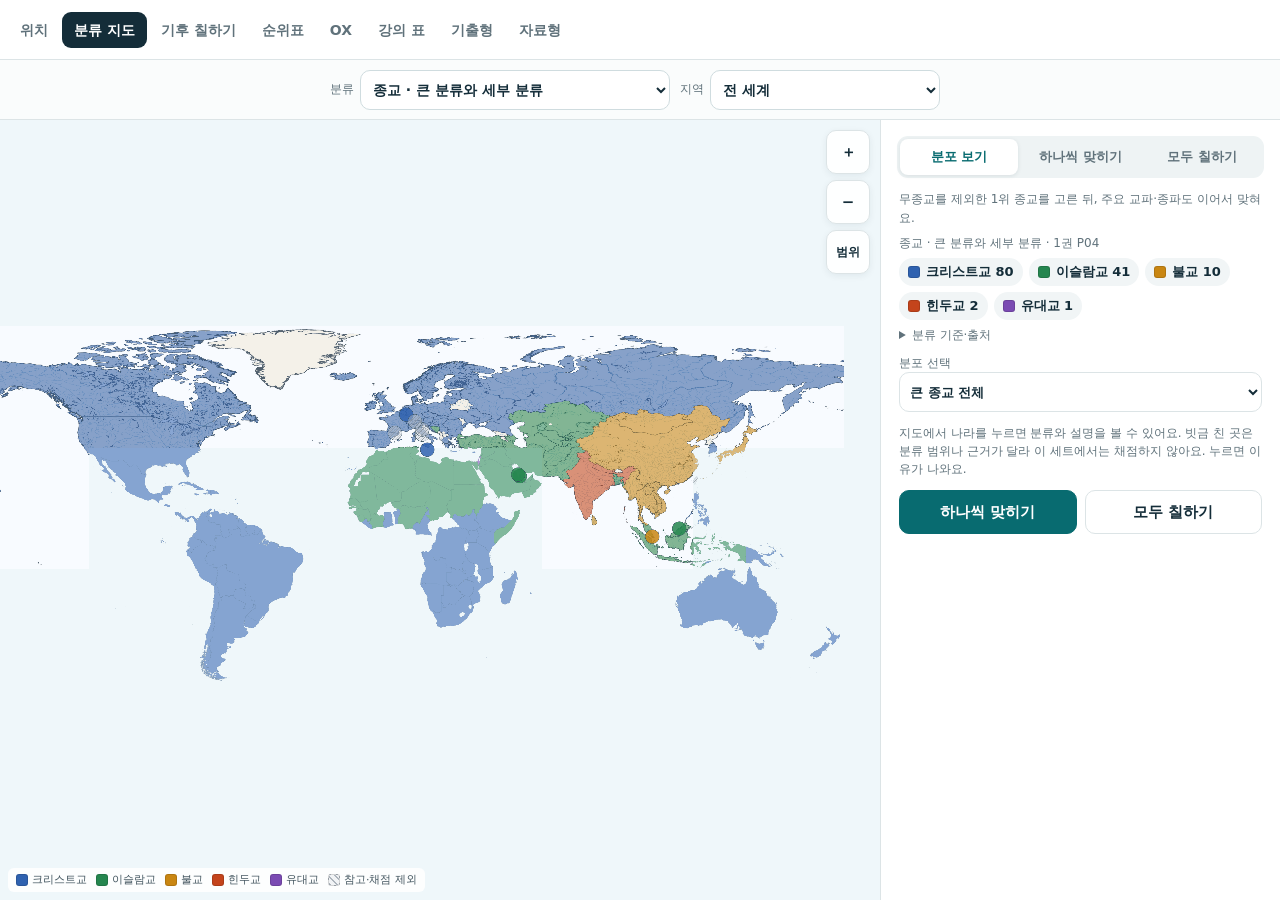
<file: classify.html>
<!doctype html>
<html lang="ko">
<head><meta charset="utf-8"><meta name="viewport" content="width=device-width,initial-scale=1,viewport-fit=cover">
<title>세계지리 분류 퀴즈</title>
<style>
:root{--ink:#142d39;--muted:#60727b;--line:#dce4e6;--accent:#086b70;--pale:#e6f2f0;--paper:#fff;--sea:#eff7fa;--warm:#a25015;--pick:#e8590c;--good:#2b8a3e;--bad:#d9480f}
*{box-sizing:border-box}html,body{margin:0;width:100%;height:100%;overflow:hidden;color:var(--ink);background:var(--paper);font-family:system-ui,-apple-system,"Noto Sans KR",sans-serif;font-size:15px}
button,select{font:inherit;color:inherit;border:1px solid var(--line);border-radius:10px;background:#fff}button{cursor:pointer;min-height:44px;padding:8px 12px;font-weight:700;touch-action:manipulation}button:hover{background:#f3f7f7}button:disabled{opacity:.4;cursor:default}
button:focus-visible,select:focus-visible,a:focus-visible{outline:3px solid #52b4c2;outline-offset:2px}[hidden]{display:none!important}
.primary{background:var(--accent);border-color:var(--accent);color:#fff}.primary:hover{background:#05595d}
#app{height:100%;height:100dvh;display:grid;grid-template-columns:minmax(0,1fr);grid-template-rows:52px 52px minmax(0,1fr) clamp(270px,48dvh,390px);padding-top:env(safe-area-inset-top)}
header{display:flex;align-items:center;gap:10px;padding:5px 12px;border-bottom:1px solid var(--line)}header h1{font-size:15px;margin:0;flex:1;min-width:0;white-space:nowrap;overflow:hidden;text-overflow:ellipsis}
.sr{position:absolute;width:1px;height:1px;overflow:hidden;clip:rect(0 0 0 0)}.nav{display:flex;gap:4px;margin-left:auto}.nav{min-width:0;overflow-x:auto;scrollbar-width:none}.nav::-webkit-scrollbar{display:none}.nav a{font-size:12px;font-weight:700;color:var(--muted);text-decoration:none;padding:9px 7px;border-radius:9px;white-space:nowrap}.nav a[aria-current=page]{background:var(--ink);color:#fff}@media(max-width:360px){.nav a{padding:8px 4px;font-size:11px}}
.back{font-size:12px;font-weight:700;color:var(--accent);text-decoration:none;border:1px solid #badcd5;background:var(--pale);border-radius:10px;padding:9px 10px;white-space:nowrap}
.scope{display:grid;grid-template-columns:1.25fr 1fr;gap:10px;padding:5px 12px;background:#fafcfc;border-bottom:1px solid var(--line)}.scope label{display:flex;align-items:center;gap:6px;font-size:12px;color:var(--muted);white-space:nowrap;min-width:0}
select{min-height:40px;min-width:0;width:100%;padding:6px;font-size:13px;font-weight:650;color:var(--ink)}
#map{position:relative;overflow:hidden;touch-action:none;user-select:none;-webkit-user-select:none;background:var(--sea)}
#mapScene{position:absolute;width:3600px;height:1800px;transform-origin:0 0;will-change:transform}
#baseMap{position:absolute;left:0;top:50px;width:3600px;height:1450px;pointer-events:none}#baseMap img{min-width:0;min-height:0}
#mapSVG{position:absolute;inset:0;width:3600px;height:1800px;overflow:visible;pointer-events:none}
.country,.marker{vector-effect:non-scaling-stroke;stroke-linejoin:round}
.mapLabel{font-weight:750;fill:var(--ink);paint-order:stroke;stroke:#fff;stroke-linejoin:round}
.mapControls{position:absolute;right:10px;top:10px;display:flex;flex-direction:column;gap:6px}.mapControls button{width:44px;height:44px;padding:0;background:rgba(255,255,255,.95);box-shadow:0 2px 7px #142d3911}
#mapNote{position:absolute;left:8px;bottom:8px;right:62px;width:fit-content;max-width:calc(100% - 72px);pointer-events:none;display:flex;flex-wrap:wrap;gap:4px 9px;font-size:11px;line-height:1.3;color:#40535d;background:#ffffffe6;padding:5px 8px;border-radius:6px}
.key{display:inline-flex;align-items:center;gap:4px;white-space:nowrap}.swatch{width:12px;height:12px;border-radius:3px;border:1px solid #0002;flex:0 0 12px}.swatch.hatch{background:repeating-linear-gradient(45deg,#adb5bd 0 2px,#f1f3f5 2px 5px)}
#card{min-height:0;display:grid;grid-template-rows:auto minmax(0,1fr);border-top:1px solid var(--line);background:#fff;padding:8px 12px calc(8px + env(safe-area-inset-bottom))}
.tabs{display:grid;grid-template-columns:repeat(3,1fr);gap:4px;background:#eef3f4;padding:3px;border-radius:11px}.tabs button{min-height:36px;padding:4px;font-size:13px;border:0;background:transparent;border-radius:8px;color:var(--muted)}.tabs button[aria-selected=true]{background:#fff;color:var(--accent);box-shadow:0 1px 4px #142d391a}
#panel{min-height:0;overflow-y:auto;overscroll-behavior:contain;padding:8px 2px 4px}
.meta{display:flex;justify-content:space-between;align-items:center;gap:8px;font-size:12px;color:var(--muted);margin-bottom:4px}
.meta label{display:flex;align-items:center;gap:5px;white-space:nowrap}.meta input{width:17px;height:17px;margin:0}
h2{font-size:19px;line-height:1.35;margin:2px 0 8px;word-break:keep-all}
.basis{font-size:12px;line-height:1.55;color:var(--muted);margin:4px 0 8px}
.options{display:grid;grid-template-columns:repeat(auto-fit,minmax(118px,1fr));gap:7px;margin:6px 0}
.options button{min-height:50px;display:flex;align-items:center;justify-content:center;gap:7px;font-size:15px;padding:6px 8px}
.options button:disabled{opacity:1;cursor:default}.options button:disabled:not(.right):not(.chosenWrong){opacity:.45}
.options.compact{grid-template-columns:repeat(auto-fit,minmax(92px,1fr));gap:5px}.options.compact button{min-height:40px;font-size:14px;padding:4px 6px}
.options button[aria-pressed=true]{border-color:var(--accent);box-shadow:inset 0 0 0 2px var(--accent);background:var(--pale)}
.options button.right{border-color:var(--good);box-shadow:inset 0 0 0 2px var(--good);background:#ebfbee}.options button.chosenWrong{border-color:var(--bad);box-shadow:inset 0 0 0 2px var(--bad);background:#fff4e6}
.result{border-radius:10px;padding:9px 11px;margin:8px 0;font-size:13px;line-height:1.55}.result b{font-size:15px}.result.good{background:#ebfbee;color:#1f5f2c}.result.bad{background:#fff4e6;color:#8a3a0c}.result.info{background:#f1f6f7;color:var(--ink)}
.actions{display:flex;gap:8px;margin-top:8px}.actions button{flex:1}
.big{min-height:56px;font-size:17px;border-radius:13px}
.chips{display:flex;flex-wrap:wrap;gap:6px;margin:6px 0}button.chip{min-height:36px;border:1px solid var(--line)}button.chip[aria-pressed=true]{border-color:var(--accent);box-shadow:inset 0 0 0 2px var(--accent);background:var(--pale)}.chip{display:inline-flex;align-items:center;gap:6px;font-size:13px;font-weight:650;padding:5px 9px;border-radius:999px;background:#f1f5f6}
.nameList{display:flex;flex-wrap:wrap;gap:5px;margin:4px 0 8px}.nameList button{min-height:32px;padding:3px 9px;font-size:12px;font-weight:650;border-radius:999px}
.nameList.missed button{border-color:#f3b8a5;background:#fff5f2}.nameList.wrong button{border-color:#ffd8a8;background:#fff9f0}.nameList.excluded button{background:#f4f6f7}
.small{font-size:12px;line-height:1.5}.muted{color:var(--muted)}
#toast{position:fixed;z-index:40;bottom:calc(16px + env(safe-area-inset-bottom));left:50%;transform:translateX(-50%);max-width:calc(100% - 24px);padding:10px 15px;background:var(--ink);color:#fff;border-radius:10px;font-size:13px;pointer-events:none;box-shadow:0 4px 24px #0002}
#bootNotice{position:fixed;z-index:50;left:16px;right:16px;top:80px;max-width:520px;margin:auto;padding:16px;background:#fff;border:1px solid var(--line);border-radius:14px;box-shadow:0 12px 50px #0003;font-size:14px;line-height:1.6}
@media(min-width:900px){
 #app{grid-template-columns:minmax(400px,1fr) 400px;grid-template-rows:60px 60px minmax(0,1fr)}
 header{grid-column:1/3;padding:8px 24px}header h1{font-size:18px}.scope{grid-column:1/3;grid-template-columns:320px 260px;align-items:center;padding:8px 24px}
 #map{grid-column:1;grid-row:3}#card{grid-column:2;grid-row:3;border-top:0;border-left:1px solid var(--line);padding:16px}
}
@media(max-height:580px) and (max-width:899px){#app{grid-template-rows:46px 46px minmax(0,1fr) clamp(230px,47dvh,280px)}.options button{min-height:42px}}
@media(max-height:500px) and (min-width:600px) and (max-width:899px){
 #app{grid-template-columns:minmax(0,1fr) 355px;grid-template-rows:44px 46px minmax(0,1fr)}
 header{grid-column:1/3}.scope{grid-column:1/3}#map{grid-column:1;grid-row:3}#card{grid-column:2;grid-row:3;border-top:0;border-left:1px solid var(--line)}
}
@media(max-width:360px){.scope{gap:6px;padding:5px 8px}.scope label{font-size:11px;gap:4px}#card{padding-left:9px;padding-right:9px}.options{grid-template-columns:1fr 1fr}}
</style>
<link rel="stylesheet" href="assets/site.css?v=20261031-hard1"><script src="assets/site.js?v=20261031-hard1"></script></head>
<body>
<div id="bootNotice" role="status">지도를 준비하고 있어요.</div>
<div id="app">
 <header class="site-header"><h1 class="sr-only">분류 지도 퀴즈</h1><nav class="site-nav" aria-label="연습 종류"><a href="index.html">위치</a><a href="classify.html" aria-current="page">분류 지도</a><a href="climate-map.html">기후 칠하기</a><a href="rankings.html">순위표</a><a href="facts.html">OX</a><a href="concepts.html">강의 표</a><a href="exam.html">기출형</a><a href="materials.html">자료형</a></nav></header>
 <div class="scope site-controls"><label for="setSelect">분류<select id="setSelect"></select></label><label for="regionSelect">지역<select id="regionSelect"></select></label></div>
 <main id="map" aria-label="국가를 눌러 고르거나 확대·이동할 수 있는 세계 지도">
  <div id="mapScene"><div id="baseMap" role="img" aria-label="국경이 표시된 세계 백지도" style="display:grid;grid-template-columns:repeat(6,minmax(0,1fr));grid-template-rows:minmax(0,966fr) minmax(0,967fr) minmax(0,967fr)"></div>
   <svg id="mapSVG" viewBox="0 0 3600 1800" aria-hidden="true"><defs><pattern id="hatch" patternUnits="userSpaceOnUse" width="7" height="7" patternTransform="rotate(45)"><rect width="7" height="7" fill="#ced4da" fill-opacity=".35"/><line x1="0" y1="0" x2="0" y2="7" stroke="#868e96" stroke-width="2.5"/></pattern></defs><g id="countryLayer"></g><g id="markerLayer"></g><g id="labelLayer"></g></svg></div>
  <div class="mapControls"><button id="zoomIn" aria-label="지도 확대">＋</button><button id="zoomOut" aria-label="지도 축소">−</button><button id="fitButton" aria-label="현재 지역 전체 보기" style="font-size:12px">범위</button></div>
  <div id="mapNote"></div>
 </main>
 <section id="card" aria-label="분류 학습">
  <div class="tabs" role="tablist" aria-label="학습 방식"><button role="tab" data-mode="study">분포 보기</button><button role="tab" data-mode="assign">하나씩 맞히기</button><button role="tab" data-mode="paint">모두 칠하기</button></div>
  <div id="panel" role="tabpanel" tabindex="-1"></div>
 </section>
</div>
<div id="toast" role="status" hidden></div>
<script src="assets/country-boundaries.js?v=20260930-1"></script>
<script src="assets/location-grading.js?v=20261006-2"></script>
<script src="assets/classification-sets.js?v=20261026-complete1"></script>
<script>
(function(){
'use strict';
var $=function(id){return document.getElementById(id)};
var C=window.WGClassification,S=window.WGCountryShapes,G=window.WGLocationGrading;
if(!C||!S||!G){$('bootNotice').textContent='지도 자료를 불러오지 못했어요. 새로고침하거나 파일을 내려받아 열어 주세요.';return}
var W=3600,names=Object.keys(S.byName),countries=Object.create(null),map=$('map'),scene=$('mapScene');
// Region views keep a continent readable even when one country (e.g. Russia) spans far.
var regionViews={europe:[-25,34,45,71],africa:[-20,-36,53,38],westasia:[25,10,80,56],asia:[60,-11,146,54],americas:[-170,-56,-34,72],oceania:[110,-48,180,0]};

for(var r=0;r<3;r++)for(var c=0;c<6;c++){var img=document.createElement('img');img.src='assets/map-'+r+'-'+c+'.webp';img.alt='';img.decoding='async';img.draggable=false;img.style.cssText='display:block;width:100%;height:100%';$('baseMap').appendChild(img)}

function project(lon,lat){return {x:(lon+180)*10,y:(90-lat)*10}}
function box(points){var b=[180,90,-180,-90];points.forEach(function(p){if(p[0]<b[0])b[0]=p[0];if(p[1]<b[1])b[1]=p[1];if(p[0]>b[2])b[2]=p[0];if(p[1]>b[3])b[3]=p[1]});return b}
function union(a,b){return a?[Math.min(a[0],b[0]),Math.min(a[1],b[1]),Math.max(a[2],b[2]),Math.max(a[3],b[3])]:b.slice()}
function svg(tag,attrs,parent,text){var e=document.createElementNS('http://www.w3.org/2000/svg',tag);Object.keys(attrs).forEach(function(k){e.setAttribute(k,attrs[k])});if(text!==undefined)e.textContent=text;parent.appendChild(e);return e}
// Display-only thinning; taps are graded against the full boundary.
function thin(ring,tol){var out=[ring[0]],last=ring[0];for(var i=1;i<ring.length-1;i++){var p=ring[i];if(Math.abs(p[0]-last[0])>tol||Math.abs(p[1]-last[1])>tol){out.push(p);last=p}}out.push(ring[ring.length-1]);return out.length<4?ring:out}
function geometry(polygons){
 var main=null,area=-1,all=null;
 polygons.forEach(function(poly){var b=box(poly[0]),a=(b[2]-b[0])*(b[3]-b[1]);all=union(all,b);if(a>area){area=a;main=b}});
 var d=polygons.map(function(poly){return poly.map(function(ring){return thin(ring,.03).map(function(p,i){var a=project(p[0],p[1]);return (i?'L':'M')+a.x.toFixed(1)+' '+a.y.toFixed(1)}).join('')+'Z'}).join('')}).join('');
 return {polygons:polygons,box:all,main:main,anchor:[(main[0]+main[2])/2,(main[1]+main[3])/2],tiny:all[2]-all[0]<1.6&&all[3]-all[1]<1.6,d:d};
}
names.forEach(function(name){
 var c=geometry(S.byName[name].polygons);
 c.path=svg('path',{d:c.d,class:'country','fill-rule':'evenodd','data-name':name},$('countryLayer'));
 countries[name]=c;
});

function readStore(){try{var v=JSON.parse(localStorage.getItem('wg_classify_v1')||'{}');return v&&typeof v==='object'&&!Array.isArray(v)?v:{}}catch(e){return {}}}
var store=readStore();if(!store.history||typeof store.history!=='object')store.history={};
function save(){try{localStorage.setItem('wg_classify_v1',JSON.stringify({set:state.setId,region:state.region,mode:state.mode,showNames:state.showNames,history:store.history}))}catch(e){}}
var state={setId:C.resolveSetId(store.set),region:store.region==='all'||C.regions.some(function(r){return r.id===store.region})?store.region:'all',mode:['study','assign','paint'].includes(store.mode)?store.mode:'study',showNames:store.showNames===true,focus:null,studyTarget:null,draft:new Set(),religionChoice:null,queue:[],index:0,answer:null,right:0,wrongNames:[],target:null,picked:new Set(),graded:null,scale:1,x:0,y:0,lastScale:0};
function set(){return C.byId[state.setId]}
function isPoints(){return !!set().points}
function noun(){return isPoints()?'곳':'나라'}
// Point sets (e.g. 기출 도시 기후) reuse the country code paths through a small box around the point.
var pointCache=Object.create(null);
function geo(name){
 if(!isPoints()){
  if(!set().geometryBounds||!set().geometryBounds[name])return countries[name];
  var territory=state.setId+'|'+name;
  return pointCache[territory]||(pointCache[territory]=geometry(C.polygonsFor(set(),name,S.byName[name])));
 }
 var key=state.setId+'|'+name,p=set().points[name];
 return pointCache[key]||(pointCache[key]={anchor:[p[0],p[1]],main:[p[0]-.6,p[1]-.6,p[0]+.6,p[1]+.6],box:[p[0],p[1],p[0],p[1]],tiny:true,point:true});
}
function shown(){var s=set();return C.universe(s,names).filter(function(n){return (s.points?!!s.points[n]:!!countries[n])&&C.inRegion(n,state.region,s)})}
function label(name){return C.displayName(set(),name)}
function optionLabel(id){var o=C.option(set(),id);return o?o.label:''}
function color(id){var o=C.option(set(),id);return o&&o.color}
function toast(message){$('toast').textContent=message;$('toast').hidden=false;clearTimeout(toast.timer);toast.timer=setTimeout(function(){$('toast').hidden=true},2200)}

function shuffle(a){for(var i=a.length-1;i>0;i--){var j=Math.floor(Math.random()*(i+1)),t=a[i];a[i]=a[j];a[j]=t}return a}
function history(){var id=set().hierarchy?'religionCombined_v1':state.setId;return store.history[id]||(store.history[id]={})}
function wasMissed(name,h){
 if(h[name])return h[name].last===false;
 if(!set().hierarchy)return false;
 var p=C.religionProfile(name),big=store.history.religion&&store.history.religion[name],small=p.group&&store.history[p.group.id]&&store.history[p.group.id][name];
 return !!(big&&big.last===false||p.detailRequired&&small&&small.last===false);
}
function savedHere(){var pool=C.assignPool(set(),'all');return (window.WGSaved?WGSaved.list('classify'):[]).map(function(k){return k.data}).filter(function(d){return d&&d.set===state.setId&&pool.indexOf(d.name)>=0}).map(function(d){return d.name})}
function buildQueue(only){
 if(!only)state.savedRun=false;
 var h=history(),pool=only||C.assignPool(set(),state.region);
 // One round asks every country of the classification once, in random order, and carries on
 // across visits; a country missed five questions ago comes back once (nextQuestion).
 state.queue=only?shuffle(pool.slice()):(typeof WGOrder!=='undefined'&&WGOrder)?WGOrder.left('classify',state.setId+':'+state.region,pool):shuffle(pool.slice());state.index=0;state.answer=null;state.religionChoice=null;state.draft=new Set();state.right=0;state.wrongNames=[];
}
function resetPaint(){var opts=C.paintOptions(set());if(!opts.some(function(o){return o.id===state.target}))state.target=opts[0].id;state.picked=new Set();state.graded=null}
function answerColor(name){var v=C.entry(set(),name).values;return color(v[0])||'#868e96'}
function answerText(list){return (Array.isArray(list)?list:[list]).map(optionLabel).join('·')}
function resetMode(){var opts=C.paintOptions(set());if(!opts.some(function(o){return o.id===state.studyTarget}))state.studyTarget=set().hierarchy?null:opts[0].id;state.focus=null;state.religionChoice=null;if(state.mode==='assign')buildQueue();if(state.mode==='paint')resetPaint()}

function styleFor(name,visible){
 var s=set(),inView=visible.has(name),e=C.targetEntry(s,name,state.mode==='paint'?state.target:state.mode==='study'?state.studyTarget:null),fill='none',opacity=0,stroke='#36505e',width=.6,strokeOpacity=.0;
 if(inView){
  strokeOpacity=.3;
  if(state.mode==='study'){if(e.status==='mixed'){fill='url(#hatch)';opacity=1}else if(s.multi||s.hierarchy&&state.studyTarget){if(C.has(s,name,state.studyTarget)){fill=color(state.studyTarget);opacity=.6}}else if(color(e.value)){fill=color(e.value);opacity=.55}}
  else if(state.mode==='paint'){
   if(!state.graded){if(state.picked.has(name)){fill='#e8590c';opacity=.6}}
   else{var g=state.graded;if(g.correct.includes(name)){fill='#2b8a3e';opacity=.6}else if(g.missed.includes(name)){fill='#e03131';opacity=.5}else if(g.wrong.includes(name)){fill='#f08c00';opacity=.7;stroke='#8a3a0c';width=1.6;strokeOpacity=.9}else if(e.status==='mixed'){fill='url(#hatch)';opacity=1}}
  }else if(state.mode==='assign'){var q=state.queue[state.index];if(name===q){fill=state.answer?answerColor(q):'#0b7285';opacity=state.answer?.7:.55;stroke='#0b4f57';width=2;strokeOpacity=1}else strokeOpacity=.15}
  if(name===state.focus){stroke='#0b4f57';width=2.2;strokeOpacity=1}
 }
 return {fill:fill,opacity:opacity,stroke:stroke,width:width,strokeOpacity:strokeOpacity};
}
function applyStyle(path,st){path.setAttribute('fill',st.fill);path.setAttribute('fill-opacity',st.opacity);path.setAttribute('stroke',st.stroke);path.setAttribute('stroke-width',st.width);path.setAttribute('stroke-opacity',st.strokeOpacity)}
var hiddenStyle={fill:'none',opacity:0,stroke:'#36505e',width:.6,strokeOpacity:0};
function renderCountries(){var visible=new Set(isPoints()?[]:shown());names.forEach(function(n){var c=countries[n];c.path.setAttribute('d',isPoints()?c.d:geo(n).d);applyStyle(c.path,isPoints()?hiddenStyle:styleFor(n,visible))})}
function markerFill(st){return {fill:st.fill==='none'?'#fff':st.fill,opacity:Math.max(.85,+st.opacity)}}
function labelsToShow(){
 var list=[];
 if(state.mode==='assign'){var q=state.queue[state.index];if(q&&(state.answer||state.showNames))list.push(q)}
 else if(state.mode==='paint'&&state.graded)list=state.graded.missed.concat(state.graded.wrong);
 if(state.focus&&!list.includes(state.focus))list.push(state.focus);
 return list;
}
function renderOverlay(){
 $('markerLayer').replaceChildren();$('labelLayer').replaceChildren();
 var k=1/state.scale,visible=shown(),visibleSet=new Set(visible),points=isPoints();
 visible.forEach(function(name){var c=geo(name);if(!c.tiny)return;var st=styleFor(name,visibleSet),p=project(c.anchor[0],c.anchor[1]),m=markerFill(st),big=points&&(name===state.queue[state.index]&&state.mode==='assign'||name===state.focus);
  svg('circle',{cx:p.x,cy:p.y,r:(points?(big?10:8):7)*k,fill:m.fill,'fill-opacity':m.opacity,stroke:points&&st.strokeOpacity>.5?st.stroke:'#36505e','stroke-width':points?Math.max(1.4,st.width):1.2,class:'marker'},$('markerLayer'))});
 labelsToShow().forEach(function(name){var c=geo(name),p=project(c.anchor[0],c.anchor[1]);svg('text',{x:p.x,y:p.y-(c.tiny?12:4)*k,'font-size':13*k,'stroke-width':4*k,class:'mapLabel','text-anchor':'middle'},$('labelLayer'),label(name))});
}
function renderNote(){
 var note=$('mapNote');note.replaceChildren();
 function key(text,colorValue,hatch){var span=document.createElement('span'),sw=document.createElement('span');span.className='key';sw.className='swatch'+(hatch?' hatch':'');if(colorValue)sw.style.background=colorValue;span.append(sw,document.createTextNode(text));note.appendChild(span)}
 if(state.mode==='study'){var opts=set().multi||set().hierarchy&&state.studyTarget?C.paintOptions(set()).filter(function(o){return o.id===state.studyTarget}):set().options;
  // Long legends (e.g. 13 climate types) would cover the map; the panel chips carry the colors.
  if(opts.length>6){var tip=document.createElement('span');tip.textContent='색 구분은 아래 목록 참고';note.appendChild(tip)}else opts.forEach(function(o){key(o.label,o.color)});if(shown().some(function(n){return C.targetEntry(set(),n,state.studyTarget).status==='mixed'}))key('참고·채점 제외',null,true)}
 else if(state.mode==='paint'){if(!state.graded)key(isPoints()?'내가 고른 곳':'내가 칠한 나라','#e8590c');else{key('맞음','#2b8a3e');key('놓침','#e03131');key('잘못 칠함','#f08c00');key('채점 제외',null,true)}}
 else{key(state.answer?'정답 분류 색':isPoints()?'문제 지점':'문제 국가',state.answer?answerColor(state.queue[state.index]):'#0b7285')}
}
function renderMap(){renderCountries();renderOverlay();renderNote()}

function el(tag,props,children){var e=document.createElement(tag);Object.keys(props||{}).forEach(function(k){if(props[k]===null||props[k]===undefined)return;if(k==='text')e.textContent=props[k];else if(k==='onclick')e.onclick=props[k];else if(k==='className')e.className=props[k];else e.setAttribute(k,props[k])});(children||[]).forEach(function(ch){if(ch)e.appendChild(ch)});return e}
function progressEl(o){var p=[];if(o.len)p.push(o.pos+' / '+o.len);p.push('정답 '+o.right+'/'+o.answered);if(o.extra)p.push(o.extra);if(o.review)p.push('다시 풀기 '+o.review);return el('span',{className:'site-progress',role:'status',text:p.join(' · ')});}
function swatch(id){var s=el('span',{className:'swatch'});var col=color(id);if(col)s.style.background=col;return s}
function nameButtons(list,className){return el('div',{className:'nameList '+className},list.map(function(n){return el('button',{type:'button',text:label(n),onclick:function(){state.focus=n;focusCountry(n);renderPanel();renderMap()}})}))}
function countryInfo(name){
 var s=set(),target=state.mode==='paint'?state.target:state.studyTarget,family=s.hierarchy&&religionFamily(target),e=family?C.targetEntry(s,name,target):C.entry(s,name),title=el('b',{text:label(name)}),line;
 if(e.status==='mixed')line='참고 · 이 세트에서 채점 제외 · '+e.note;
 else if(e.status==='graded')line=(family?answerText(e.values):s.hierarchy?religionText(name):answerText(e.values))+(e.note?' · '+e.note:'')+(s.hierarchy&&!family&&C.religionProfile(name).note?' · '+C.religionProfile(name).note:'');
 else line=(family?family.otherLabel:s.noneOption?s.noneOption.label:s.otherLabel)+(e.note?' · '+e.note:'');
 if(family&&C.religionProfile(name).graded)line+=' · 신자 수 1위 종교: '+optionLabel(C.religionProfile(name).religion);
 return el('div',{className:'result info'},[title,el('div',{text:line})]);
}
function religionFamily(id){return [C.byId.christianity,C.byId.islam,C.byId.buddhism].find(function(group){return group.options.some(function(o){return o.id===id})})}
function religionText(name){var p=C.religionProfile(name);return optionLabel(p.religion)+(p.detailRequired?' → '+optionLabel(p.detail):'')}
function religionPicker(value,all,onchange){
 var select=el('select',{id:'religionTargetSelect','aria-label':all?'종교 분포 선택':'칠할 종교 분류'});
 if(all)select.append(el('option',{value:'',text:'큰 종교 전체'}));
 [set(),C.byId.christianity,C.byId.islam,C.byId.buddhism].forEach(function(s){
  var group=el('optgroup',{label:s.id==='religion'?'큰 종교':s.title});s.options.forEach(function(o){group.append(el('option',{value:o.id,text:o.label}))});select.append(group);
 });
 select.value=value||'';select.onchange=function(){onchange(this.value||null)};
 return el('label',{className:'basis'},[document.createTextNode(all?'분포 선택':'칠할 분류'),select]);
}
function renderReligionQuestion(panel,q){
 var p=C.religionProfile(q),major=set().options;
 if(!state.religionChoice){
  panel.append(el('h2',{text:(state.showNames?label(q)+' — ':'')+'1. 신자 수 1위 종교는?'}));
  panel.append(el('div',{className:'options'},major.map(function(o,i){var b=el('button',{type:'button','data-option':o.id},[swatch(o.id),document.createTextNode(o.label)]);b.title='단축키 '+(i+1);b.onclick=function(){chooseReligion(o.id)};return b})));
  return;
 }
 var bigOk=state.religionChoice===p.religion;
 panel.append(el('div',{className:'result '+(bigOk?'good':'bad'),role:'status'},[
  el('b',{text:'큰 분류 '+(bigOk?'정답':'오답')+' · '+optionLabel(p.religion)}),!bigOk?el('div',{text:'내 답: '+optionLabel(state.religionChoice)}):null
 ]));
 if(!state.answer){
  panel.append(el('h2',{text:'2. '+p.group.assignQuestion.replace('색칠된 나라에서','이 나라에서').replace('색칠된 나라의','이 나라의')}));
  panel.append(el('div',{className:'options'},p.group.options.map(function(o,i){var b=el('button',{type:'button','data-detail':o.id},[swatch(o.id),document.createTextNode(o.label)]);b.title='단축키 '+(i+1);b.onclick=function(){chooseReligionDetail(o.id)};return b})));
  return;
 }
 var g=C.religionGrade(q,state.answer);
 panel.append(el('h2',{text:label(q)+' — '+religionText(q)}));
 if(p.detailRequired)panel.append(el('div',{className:'result '+(g.detailCorrect?'good':'bad'),role:'status'},[
  el('b',{text:'세부 분류 '+(g.detailCorrect?'정답':'오답')+' · '+optionLabel(p.detail)}),!g.detailCorrect?el('div',{text:'내 답: '+optionLabel(state.answer.detail)}):null,p.note?el('div',{text:p.note}):null
 ]));
 else if(p.group)panel.append(el('p',{className:'small muted',text:'큰 종교만 채점했어요. '+(p.note||'이 나라는 단일 세부 분류를 확정하지 않습니다.')}));
 panel.append(el('p',{className:'small',text:g.correct?'이번 나라 정답':'이번 나라 오답 · 다시 복습해요'}));
 panel.append(el('details',{className:'basis'},[el('summary',{text:'분류 기준·출처'}),el('p',{text:set().basis}),el('p',{text:set().period}),el('p',{text:set().notes[q]||''}),p.group?el('p',{text:p.group.basis+' · '+p.group.period}):null]));
 panel.append(el('button',{type:'button',className:'primary big',style:'width:100%',text:state.index<state.queue.length-1?'다음':'결과 보기',onclick:nextQuestion}));
}
function renderPanel(){
 var panel=$('panel'),s=set();panel.replaceChildren();
 var period=state.mode==='assign'&&s.itemPeriods&&s.itemPeriods[state.queue[state.index]]||s.period;
 var scope=state.mode==='assign'&&s.scopeByName&&s.scopeByName[state.queue[state.index]]||s.scopeNote;
 if(scope)panel.append(el('p',{className:'basis',text:scope}));
 if(s.givenData&&state.mode!=='study'){var d=s.givenData;panel.append(el('div',{className:'basis'},[el('p',{text:d.caption})].concat(d.rows.map(function(row){return el('p',{text:row[0]+' — '+row[1]})}))))}
 Array.from(document.querySelectorAll('.tabs button')).forEach(function(b){b.setAttribute('aria-selected',String(b.dataset.mode===state.mode))});
 if(state.mode==='study'){
  var counts=s.options.map(function(o){var text=o.label+' '+shown().filter(function(n){return C.entry(s,n).status==='graded'&&C.has(s,n,o.id)}).length;
   if(!s.multi)return el('span',{className:'chip'},[swatch(o.id),document.createTextNode(text)]);
   // One category at a time: a country can belong to several.
   var b=el('button',{type:'button',className:'chip','aria-pressed':String(o.id===state.studyTarget)},[swatch(o.id),document.createTextNode(text)]);b.onclick=function(){state.studyTarget=o.id;renderAll()};return b});
  panel.append(el('div',{className:'meta'},[el('span',{text:s.title+' · '+s.lecture})]),el('div',{className:'chips'},counts),el('details',{className:'basis'},[el('summary',{text:'분류 기준·출처'}),el('p',{text:s.basis}),el('p',{text:period})]));
  if(s.hierarchy)panel.append(religionPicker(state.studyTarget,true,function(id){state.studyTarget=id;state.focus=null;renderAll()}));
  panel.append(state.focus?countryInfo(state.focus):el('p',{className:'small muted',text:(isPoints()?'지도의 지점을 누르면 분류와 설명을 볼 수 있어요.':'지도에서 나라를 누르면 분류와 설명을 볼 수 있어요. 빗금 친 곳은 분류 범위나 근거가 달라 이 세트에서는 채점하지 않아요. 누르면 이유가 나와요.')}));
  panel.append(el('div',{className:'actions'},[el('button',{type:'button',className:'primary',text:'하나씩 맞히기',onclick:function(){setMode('assign')}}),el('button',{type:'button',text:'모두 칠하기',onclick:function(){setMode('paint')}})]));
  return;
 }
 if(state.mode==='assign'){
  if(!state.queue.length){panel.append(el('h2',{text:'이 지역에는 물을 '+noun()+'이(가) 없어요'}),el('p',{className:'basis',text:'지역을 ‘전 세계’로 바꾸거나 다른 분류를 골라 주세요.'}));return}
  if(state.index>=state.queue.length){
   var total=state.queue.length;
   panel.append(el('h2',{text:total+'개 중 '+state.right+'개 맞혔어요'}));
   if(state.wrongNames.length)panel.append(el('p',{className:'small muted',text:'틀린 '+noun()}),nameButtons(state.wrongNames,'missed'));
   panel.append(el('div',{className:'actions'},[state.wrongNames.length?el('button',{type:'button',className:'primary big',text:'틀린 '+state.wrongNames.length+'개 다시',onclick:function(){buildQueue(state.wrongNames.slice());renderAll();focusQuestion()}}):null,el('button',{type:'button',className:state.wrongNames.length?'big':'primary big',text:'처음부터',onclick:function(){buildQueue();renderAll();focusQuestion()}})]));
   return;
  }
  var q=state.queue[state.index],answer=C.entry(s,q).values,toggle=el('input',{type:'checkbox'});toggle.checked=state.showNames;toggle.onchange=function(){state.showNames=this.checked;save();renderPanel();renderOverlay()};
  panel.append(el('div',{className:'meta'},[el('span',{text:s.title}),progressEl({pos:state.index+1,len:state.queue.length,right:state.right,answered:state.index+(state.answer?1:0)}),window.WGSaved?WGSaved.button('classify',state.setId+'|'+q,{set:state.setId,name:q},function(){renderPanel()}):null,el('label',{},[toggle,document.createTextNode(isPoints()?'이름 보기':'나라 이름 보기')])]));
  // Saved countries of this classification can be practised on their own.
  var keptHere=savedHere();if(keptHere.length&&!state.savedRun)panel.append(el('button',{type:'button',className:'site-save',style:'margin:0 0 6px',text:'★ 저장한 '+keptHere.length+'개만 풀기',onclick:function(){state.savedRun=true;buildQueue(keptHere);renderAll();focusQuestion()}}));
  if(s.hierarchy){renderReligionQuestion(panel,q);return}
  panel.append(el('h2',{text:(state.answer||state.showNames?label(q)+' — ':'')+s.assignQuestion}));
  var grid=el('div',{className:'options'});
  var chosen=state.answer?[].concat(state.answer):[];
  C.optionsFor(s).forEach(function(o,i){var b=el('button',{type:'button','data-option':o.id},[o.color?swatch(o.id):null,document.createTextNode(o.label)]);b.title='단축키 '+(i+1);
   if(state.answer){b.disabled=true;if(answer.indexOf(o.id)>=0)b.className='right';else if(chosen.indexOf(o.id)>=0)b.className='chosenWrong'}
   else if(s.multi){b.setAttribute('aria-pressed',String(state.draft.has(o.id)));b.onclick=function(){toggleDraft(o.id)}}
   else b.onclick=function(){answerWith(o.id)};grid.appendChild(b)});
  panel.append(grid);
  if(s.multi&&!state.answer)panel.append(el('button',{type:'button',className:'primary big',style:'width:100%',text:state.draft.size?'선택한 '+state.draft.size+'개로 확인':'해당하는 것을 모두 고르세요',disabled:state.draft.size?null:'disabled',onclick:function(){if(state.draft.size)answerWith(Array.from(state.draft))}}));
  if(state.answer){
   var ok=C.isCorrect(s,q,state.answer),note=s.notes[q];
   panel.append(el('div',{className:'result '+(ok?'good':'bad'),role:'status'},[el('b',{text:(ok?'정답':'오답')+' · '+label(q)+' — '+answerText(answer)}),!ok&&s.multi?el('div',{text:'내 답: '+answerText(chosen)}):null,note?el('div',{text:note}):null]));
   panel.append(el('details',{className:'basis'},[el('summary',{text:'분류 기준·출처'}),el('p',{text:s.basis}),el('p',{text:period})]));
   panel.append(el('button',{type:'button',className:'primary big',style:'width:100%',text:state.index<state.queue.length-1?'다음':'결과 보기',onclick:nextQuestion}));
  }
  return;
 }
 // paint
 var opts=el('div',{className:'options compact'});
 if(s.hierarchy)opts=religionPicker(state.target,false,function(id){state.target=id;state.picked=new Set();state.graded=null;state.focus=null;renderAll()});
 else s.options.forEach(function(o){var b=el('button',{type:'button','aria-pressed':String(o.id===state.target)},[swatch(o.id),document.createTextNode(o.label)]);b.onclick=function(){if(state.target===o.id)return;state.target=o.id;state.picked=new Set();state.graded=null;renderAll()};opts.appendChild(b)});
 var regionName=state.region==='all'?'':(C.regions.find(function(r){return r.id===state.region}).name+'에서 ');
 var paintPhrase=s.paintPhrase;
 if(s.hierarchy){var family=religionFamily(state.target);if(family)paintPhrase=family.paintPhrase}
 panel.append(el('div',{className:'meta'},[el('span',{text:s.title+' · 칠할 분류'})]),opts);
 if(!state.graded){
  panel.append(el('h2',{text:regionName+paintPhrase.replace('{x}',optionLabel(state.target))+' 모두 누르세요'}));
  panel.append(el('p',{className:'small muted',text:'선택 '+state.picked.size+'개 · 다시 누르면 취소돼요. '+(isPoints()?'지도의 동그라미를 누르세요.':'작은 나라는 동그라미로 표시돼요.')}));
  if(state.focus)panel.append(el('p',{className:'small muted',text:'방금 누른 '+noun()+': '+label(state.focus)}));
  panel.append(el('div',{className:'actions'},[el('button',{type:'button',text:'모두 지우기',onclick:function(){state.picked=new Set();state.focus=null;renderAll()}}),el('button',{type:'button',className:'primary',text:'채점하기',onclick:gradeNow})]));
  return;
 }
 var g=state.graded,need=g.correct.length+g.missed.length,perfect=!g.missed.length&&!g.wrong.length;
 panel.append(el('h2',{text:perfect?(need?'모두 맞혔어요':'해당하는 '+noun()+'이(가) 없는 게 정답이에요'):(need+'개 중 '+g.correct.length+'개 · 잘못 칠함 '+g.wrong.length+'개')}));
 if(g.missed.length)panel.append(el('p',{className:'small muted',text:'놓친 '+noun()}),nameButtons(g.missed,'missed'));
 if(g.wrong.length)panel.append(el('p',{className:'small muted',text:isPoints()?'잘못 고른 곳':'잘못 칠한 나라'}),nameButtons(g.wrong,'wrong'));
 if(g.excluded.length)panel.append(el('p',{className:'small muted',text:'채점하지 않은 혼재 국가'}),nameButtons(g.excluded,'excluded'));
 if(state.focus)panel.append(countryInfo(state.focus));else panel.append(el('p',{className:'small muted',text:'이름이나 지도를 누르면 설명을 볼 수 있어요.'}));
 panel.append(el('div',{className:'actions'},[el('button',{type:'button',className:'primary',text:'다시 칠하기',onclick:function(){state.picked=new Set();state.graded=null;state.focus=null;renderAll()}})]));
}
function renderAll(){renderPanel();renderMap();save()}

function toggleDraft(id){if(state.answer)return;if(state.draft.has(id))state.draft.delete(id);else state.draft.add(id);renderPanel()}
function recordPart(id,name,ok){var h=store.history[id]||(store.history[id]={}),row=h[name]||(h[name]={right:0,wrong:0});row[ok?'right':'wrong']++;row.last=ok}
function chooseReligion(id){
 var q=state.queue[state.index];if(!q||state.answer||state.religionChoice||!set().hierarchy||!set().options.some(function(o){return o.id===id}))return;
 var p=C.religionProfile(q);state.religionChoice=id;recordPart('religion',q,id===p.religion);
 if(!p.detailRequired){answerWith({religion:id,detail:null});return}
 renderAll();$('panel').scrollTop=0;
}
function chooseReligionDetail(id){
 var q=state.queue[state.index];if(!q||state.answer||!state.religionChoice||!set().hierarchy)return;
 var p=C.religionProfile(q);if(!p.detailRequired||!p.group.options.some(function(o){return o.id===id}))return;
 recordPart(p.group.id,q,id===p.detail);answerWith({religion:state.religionChoice,detail:id});
}
function answerWith(id){
 var q=state.queue[state.index];if(!q||state.answer)return;
 state.answer=id;var ok=C.isCorrect(set(),q,id),h=history(),row=h[q]||(h[q]={right:0,wrong:0});
 row[ok?'right':'wrong']++;row.last=ok;if(ok)state.right++;else state.wrongNames.push(q);
 // Answering is what moves the round on; misses are practised apart (틀린 N개 다시).
 if((typeof WGOrder!=='undefined'&&WGOrder)&&!state.savedRun)WGOrder.done('classify',state.setId+':'+state.region,q);
 renderAll();
 // Bring the verdict and the next button into view on short phone cards.
 var panel=$('panel');panel.scrollTop=panel.scrollHeight;
}
function nextQuestion(){state.index++;state.answer=null;state.religionChoice=null;state.draft=new Set();renderAll();$('panel').scrollTop=0;if(state.index<state.queue.length)focusQuestion();else fitRegion()}
function gradeNow(){state.graded=C.gradePaint(set(),state.target,Array.from(state.picked),names,state.region);state.focus=null;renderAll()}

function regionBox(){
 if(state.region!=='all')return regionViews[state.region];
 if(set().view)return set().view;
 var b=null;shown().forEach(function(n){b=union(b,geo(n).main)});return b||[-170,-56,180,80];
}
function mapSize(){return {w:Math.max(1,map.clientWidth),h:Math.max(1,map.clientHeight)}}
function minScale(){var d=mapSize();return Math.min(d.w/W,d.h/1800)}
function clamp(n,a,b){return Math.max(a,Math.min(b,n))}
function apply(){scene.style.transform='translate('+state.x+'px,'+state.y+'px) scale('+state.scale+')';if(state.scale!==state.lastScale){state.lastScale=state.scale;renderOverlay()}}
function fitBox(b){var d=mapSize(),pad=Math.min(36,d.w*.08,d.h*.08),a=project(b[0],b[3]),z=project(b[2],b[1]);state.scale=clamp(Math.min((d.w-pad*2)/Math.max(z.x-a.x,10),(d.h-pad*2)/Math.max(z.y-a.y,10)),minScale(),14);state.x=d.w/2-(a.x+z.x)/2*state.scale;state.y=d.h/2-(a.y+z.y)/2*state.scale;apply()}
function fitRegion(){fitBox(regionBox())}
function focusCountry(name){var b=geo(name).main,dx=Math.max(9,(b[2]-b[0])/2+4),dy=Math.max(6,(b[3]-b[1])/2+3),cx=(b[0]+b[2])/2,cy=(b[1]+b[3])/2;fitBox([cx-dx,cy-dy,cx+dx,cy+dy])}
function focusQuestion(){var q=state.queue[state.index];if(!q)return;
 // Keep the question country in its regional context instead of zooming to the answer outline.
 var b=geo(q).main,r=state.region!=='all'?regionViews[state.region]:null,cx=(b[0]+b[2])/2,cy=(b[1]+b[3])/2,dx=Math.max(22,(b[2]-b[0])/2+10),dy=Math.max(14,(b[3]-b[1])/2+7);
 if(r&&cx>=r[0]&&cx<=r[2]&&cy>=r[1]&&cy<=r[3])fitBox(r);else fitBox([cx-dx,cy-dy,cx+dx,cy+dy])}
function zoom(f,x,y){var s=clamp(state.scale*f,minScale(),20),mx=(x-state.x)/state.scale,my=(y-state.y)/state.scale;state.scale=s;state.x=x-mx*s;state.y=y-my*s;apply()}

function countryAt(x,y){
 var rect=map.getBoundingClientRect(),sx=x-rect.left,sy=y-rect.top,lon=(sx-state.x)/state.scale/10-180,lat=90-(sy-state.y)/state.scale/10,best=null,min=Infinity,list=shown();
 var reach=isPoints()?24:16;
 list.forEach(function(n){var c=geo(n);if(!c.tiny)return;var p=project(c.anchor[0],c.anchor[1]),d=Math.hypot(p.x*state.scale+state.x-sx,p.y*state.scale+state.y-sy);if(d<reach&&d<min){min=d;best=n}});
 if(best||isPoints())return best;
 var pt={lon:lon,lat:lat};
 for(var i=0;i<list.length;i++){var c=geo(list[i]),b=c.box;if(lon<b[0]-1||lon>b[2]+1||lat<b[1]-1||lat>b[3]+1)continue;if(G.inPolygons(pt,c.polygons))return list[i]}
 // Coast-hugging taps: accept the nearest border within about 10 screen pixels.
 var tolKm=10/(state.scale*10)*111.2;min=Infinity;
 list.forEach(function(n){var c=geo(n),b=c.box,pad=tolKm/80+1;if(lon<b[0]-pad||lon>b[2]+pad||lat<b[1]-pad||lat>b[3]+pad)return;var d=G.polygonDistance(pt,c.polygons);if(d<tolKm&&d<min){min=d;best=n}});
 return best;
}
function mapTap(x,y){
 if(state.mode==='assign')return;
 var name=countryAt(x,y);
 if(!name){if(state.mode==='paint'&&!state.graded)toast(isPoints()?'지도의 동그라미를 눌러 주세요':'이 분류에서 고를 수 있는 나라가 아니에요');return}
 if(state.mode==='paint'&&!state.graded){var e=C.targetEntry(set(),name,state.target);if(state.picked.has(name))state.picked.delete(name);else{state.picked.add(name);if(e.status==='mixed')toast(label(name)+'은(는) 이 세트의 참고 항목이라 채점하지 않아요')}state.focus=name;renderPanel();renderMap();return}
 state.focus=state.focus===name?null:name;renderPanel();renderMap();
}
var pointers=new Map(),start=null,last=null,pinch=null,moved=false;
function beginPinch(){var a=Array.from(pointers.values()),r=map.getBoundingClientRect(),x=(a[0].x+a[1].x)/2-r.left,y=(a[0].y+a[1].y)/2-r.top;pinch={d:Math.hypot(a[0].x-a[1].x,a[0].y-a[1].y),scale:state.scale,x:(x-state.x)/state.scale,y:(y-state.y)/state.scale};moved=true}
map.addEventListener('pointerdown',function(e){if(e.target.closest('button')||e.pointerType==='mouse'&&e.button!==0)return;e.preventDefault();try{map.setPointerCapture(e.pointerId)}catch(ignore){}pointers.set(e.pointerId,{x:e.clientX,y:e.clientY});if(pointers.size===1){start={x:e.clientX,y:e.clientY,t:Date.now()};last={x:e.clientX,y:e.clientY};moved=false}else beginPinch()});
map.addEventListener('pointermove',function(e){if(!pointers.has(e.pointerId))return;e.preventDefault();pointers.set(e.pointerId,{x:e.clientX,y:e.clientY});var a=Array.from(pointers.values());if(a.length===1){if(Math.hypot(e.clientX-start.x,e.clientY-start.y)>7)moved=true;state.x+=e.clientX-last.x;state.y+=e.clientY-last.y;last={x:e.clientX,y:e.clientY};apply()}else if(pinch&&pinch.d>0){var r=map.getBoundingClientRect();state.scale=clamp(pinch.scale*Math.hypot(a[0].x-a[1].x,a[0].y-a[1].y)/pinch.d,minScale(),20);state.x=(a[0].x+a[1].x)/2-r.left-pinch.x*state.scale;state.y=(a[0].y+a[1].y)/2-r.top-pinch.y*state.scale;apply()}});
function release(e,cancel){if(!pointers.has(e.pointerId))return;pointers.delete(e.pointerId);if(!pointers.size){if(!cancel&&!moved&&start&&Date.now()-start.t<600)mapTap(e.clientX,e.clientY);pinch=null}else{moved=true;last=Array.from(pointers.values())[0];if(pointers.size>=2)beginPinch();else pinch=null}}
map.addEventListener('pointerup',function(e){release(e,false)});map.addEventListener('pointercancel',function(e){release(e,true)});map.addEventListener('lostpointercapture',function(e){release(e,true)});
map.addEventListener('wheel',function(e){if(e.target.closest('button'))return;e.preventDefault();var r=map.getBoundingClientRect();zoom(e.deltaY<0?1.16:1/1.16,e.clientX-r.left,e.clientY-r.top)},{passive:false});
$('zoomIn').onclick=function(){var d=mapSize();zoom(1.35,d.w/2,d.h/2)};$('zoomOut').onclick=function(){var d=mapSize();zoom(1/1.35,d.w/2,d.h/2)};$('fitButton').onclick=fitRegion;

function setMode(mode){state.mode=mode;resetMode();renderAll();if(mode==='assign'&&state.queue.length)focusQuestion();else fitRegion();$('panel').scrollTop=0}
Array.from(document.querySelectorAll('.tabs button')).forEach(function(b){b.onclick=function(){if(b.dataset.mode!==state.mode)setMode(b.dataset.mode)}});
C.visibleSets().forEach(function(s){var o=document.createElement('option');o.value=s.id;o.textContent=s.title;$('setSelect').appendChild(o)});
[{id:'all',name:'전 세계'}].concat(C.regions).forEach(function(r){var o=document.createElement('option');o.value=r.id;o.textContent=r.name;$('regionSelect').appendChild(o)});
$('setSelect').onchange=function(){state.setId=this.value;state.target=null;setMode(state.mode)};
$('regionSelect').onchange=function(){state.region=this.value;setMode(state.mode)};
document.addEventListener('keydown',function(e){
 if(['INPUT','SELECT','TEXTAREA'].includes(e.target.tagName))return;
 if(state.mode!=='assign'||state.index>=state.queue.length)return;
 var opts=set().hierarchy&&state.religionChoice&&!state.answer?C.religionProfile(state.queue[state.index]).group.options:C.optionsFor(set()),n=parseInt(e.key,10);
 if(!state.answer&&n>=1&&n<=opts.length){e.preventDefault();if(set().hierarchy){if(state.religionChoice)chooseReligionDetail(opts[n-1].id);else chooseReligion(opts[n-1].id)}else if(set().multi)toggleDraft(opts[n-1].id);else answerWith(opts[n-1].id)}
 else if(!state.answer&&set().multi&&e.key==='Enter'&&state.draft.size&&e.target.tagName!=='BUTTON'){e.preventDefault();answerWith(Array.from(state.draft))}
 else if(state.answer&&(e.key==='Enter'||e.key==='ArrowRight')&&e.target.tagName!=='BUTTON'){e.preventDefault();nextQuestion()}
});
var lastSize=null;function resize(){var d=mapSize();if(lastSize){state.x+=(d.w-lastSize.w)/2;state.y+=(d.h-lastSize.h)/2;if(state.scale<minScale())state.scale=minScale();apply()}lastSize=d}
if(typeof ResizeObserver!=='undefined')new ResizeObserver(resize).observe(map);else window.addEventListener('resize',resize);
$('setSelect').value=state.setId;$('regionSelect').value=state.region;
setMode(state.mode);lastSize=mapSize();$('bootNotice').hidden=true;
})();
</script>
</body></html>
</file>
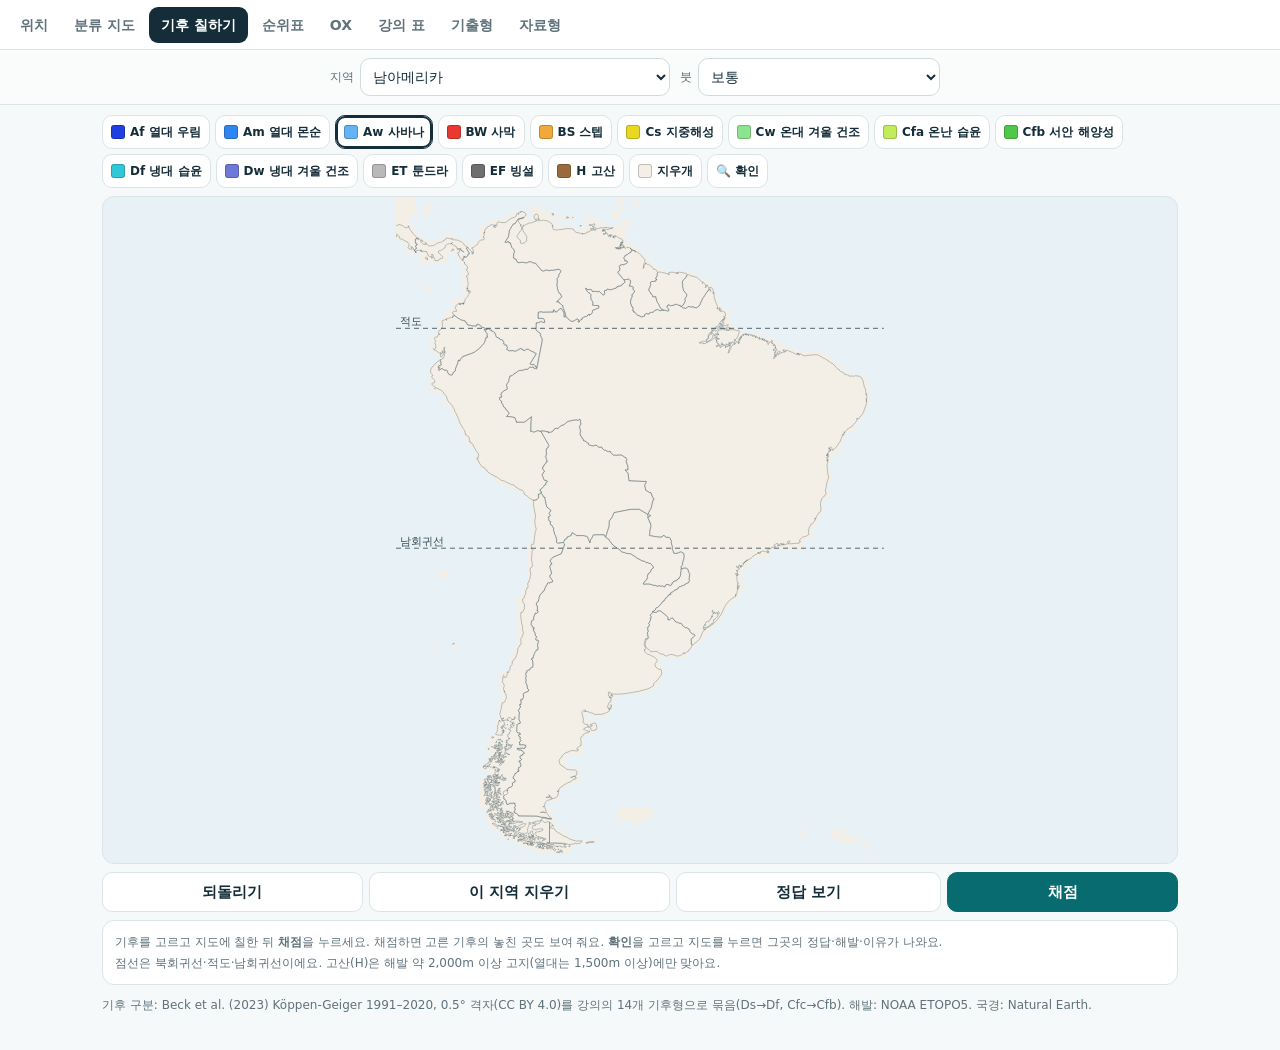
<file: climate-map.html>
<!doctype html>
<html lang="ko">
<head><meta charset="utf-8"><meta name="viewport" content="width=device-width,initial-scale=1,viewport-fit=cover">
<title>세계지리 기후 칠하기</title>
<style>
:root{--ink:#142d39;--muted:#60727b;--line:#dce4e6;--accent:#086b70;--pale:#e6f2f0;--sea:#e8f2f6;--land:#f3efe6}
*{box-sizing:border-box}html,body{margin:0;color:var(--ink);background:#f6f9f9;font-family:system-ui,-apple-system,"Noto Sans KR",sans-serif;font-size:15px}
button,select{font:inherit;color:inherit;border:1px solid var(--line);border-radius:10px;background:#fff}button{cursor:pointer;min-height:40px;padding:6px 10px;font-weight:700;touch-action:manipulation}button:hover{background:#f3f7f7}
button:focus-visible,select:focus-visible,a:focus-visible{outline:3px solid #52b4c2;outline-offset:2px}[hidden]{display:none!important}
.primary{background:var(--accent);border-color:var(--accent);color:#fff}.primary:hover{background:#05595d}
main{max-width:1100px;margin:0 auto;padding:10px 12px calc(24px + env(safe-area-inset-bottom))}
.palette{display:flex;flex-wrap:wrap;gap:5px;margin:0 0 8px}.palette button{display:inline-flex;align-items:center;gap:5px;min-height:34px;padding:4px 8px;font-size:12px;font-weight:700}
.palette button[aria-pressed=true]{border-color:var(--ink);box-shadow:inset 0 0 0 2px var(--ink)}
.sw{width:14px;height:14px;border-radius:3px;border:1px solid #0003;flex:0 0 14px}
#wrap{position:relative;border:1px solid var(--line);border-radius:12px;overflow:hidden;background:var(--sea)}
#map{display:block;margin:0 auto;touch-action:none;cursor:crosshair}
.actions{display:flex;flex-wrap:wrap;gap:6px;margin:8px 0}.actions button{flex:1 1 auto}
.card{background:#fff;border:1px solid var(--line);border-radius:12px;padding:10px 12px;margin:8px 0;font-size:14px;line-height:1.55}
.card h2{font-size:15px;margin:0 0 4px}.muted{color:var(--muted)}.small{font-size:12px}
.keys{display:flex;flex-wrap:wrap;gap:4px 12px;font-size:12px;color:var(--muted)}.keys span{display:inline-flex;align-items:center;gap:4px}
.types{display:flex;flex-wrap:wrap;gap:4px 10px;margin-top:4px;font-size:12px}
#info p{margin:2px 0}
</style>
<link rel="stylesheet" href="assets/site.css?v=20261031-hard1"><script src="assets/site.js?v=20261031-hard1"></script></head>
<body>
<header class="site-header"><h1 class="sr-only">기후 칠하기</h1><nav class="site-nav" aria-label="연습 종류"><a href="index.html">위치</a><a href="classify.html">분류 지도</a><a href="climate-map.html" aria-current="page">기후 칠하기</a><a href="rankings.html">순위표</a><a href="facts.html">OX</a><a href="concepts.html">강의 표</a><a href="exam.html">기출형</a><a href="materials.html">자료형</a></nav></header>
<div class="scope site-controls"><label for="scopeSelect">지역<select id="scopeSelect"></select></label><label for="brushSelect">붓<select id="brushSelect"><option value="6">작게</option><option value="14" selected>보통</option><option value="30">크게</option></select></label></div>
<main>
 <div class="palette" id="palette" role="toolbar" aria-label="칠할 기후"></div>
 <div id="wrap"><canvas id="map" aria-label="기후를 칠하는 세계 지도. 칠한 뒤 채점하면 칸마다 맞음·틀림이 표시된다."></canvas></div>
 <div class="actions"><button id="undo">되돌리기</button><button id="clear">이 지역 지우기</button><button id="answer">정답 보기</button><button id="grade" class="primary">채점</button></div>
 <div class="card" id="result" hidden></div>
 <div class="card" id="info" aria-live="polite"><p class="muted small">기후를 고르고 지도에 칠한 뒤 <b>채점</b>을 누르세요. 채점하면 고른 기후의 놓친 곳도 보여 줘요. <b>확인</b>을 고르고 지도를 누르면 그곳의 정답·해발·이유가 나와요.</p><p class="muted small">점선은 북회귀선·적도·남회귀선이에요. 고산(H)은 해발 약 2,000m 이상 고지(열대는 1,500m 이상)에만 맞아요.</p></div>
 <p class="muted small">기후 구분: Beck et al. (2023) Köppen-Geiger 1991–2020, 0.5° 격자(CC BY 4.0)를 강의의 14개 기후형으로 묶음(Ds→Df, Cfc→Cfb). 해발: NOAA ETOPO5. 국경: Natural Earth.</p>
</main>
<script src="assets/country-boundaries.js?v=20260930-1"></script>
<script src="assets/climate-grid.js?v=20261105-paint1"></script>
<script src="assets/climate-paint.js?v=20261105-paint1"></script>
<script>
(function(){
'use strict';
var $=function(id){return document.getElementById(id)};
if(!window.WGClimateGrid||!window.WGClimatePaint){$('info').textContent='지도 자료를 불러오지 못했어요. 새로고침해 주세요.';return}
var G=WGClimatePaint.create(WGClimateGrid),N=G.rows*G.cols,TYPES=G.types;
var KEY='wg_climate_paint_v1',SEA='#e8f2f6',LAND='#f3efe6',STATUS=[null,'#2b8a3e','#f0b400','#e03131','#7048e8'];
function enc(a){var out=[],p=a[0],n=0;for(var i=0;i<a.length;i++){if(a[i]===p)n++;else{out.push(p,n);p=a[i];n=1}}out.push(p,n);return out.join(',')}
function dec(s){var a=new Uint8Array(N);if(!s)return a;var v=s.split(',').map(Number),p=0;for(var i=0;i+1<v.length;i+=2){a.fill(v[i],p,Math.min(N,p+v[i+1]));p+=v[i+1]}return a}
var saved={};try{saved=JSON.parse(localStorage.getItem(KEY)||'{}')||{}}catch(e){}
var state={scope:G.scopes.some(function(s){return s.id===saved.scope})?saved.scope:'samerica',brush:String(saved.brush||14),tool:typeof saved.tool==='number'?saved.tool:3,mode:'paint',result:null,undo:[]};
var paint;try{paint=dec(saved.paint)}catch(e){paint=new Uint8Array(N)}
function save(){try{localStorage.setItem(KEY,JSON.stringify({scope:state.scope,brush:+state.brush,tool:state.tool,paint:enc(paint)}))}catch(e){}}
function scope(){return G.scopes.find(function(s){return s.id===state.scope})}
// View: grid rows/columns covering the scope box.
var view;
function setView(){var b=scope().box,c0=Math.floor((b[0]-G.west)/G.cell),c1=Math.ceil((b[2]-G.west)/G.cell),r0=Math.floor((G.north-b[3])/G.cell),r1=Math.ceil((G.north-b[1])/G.cell);
 // Fit the width, but never taller than about three quarters of the window (남아메리카 is tall).
 var cols=c1-c0,rows=r1-r0,full=$('wrap').clientWidth||360,s=Math.min(full/cols,Math.max(260,window.innerHeight*.74)/rows),w=cols*s,dpr=window.devicePixelRatio||1;
 view={c0:c0,r0:r0,cols:cols,rows:rows,s:s,w:w,h:rows*s,dpr:dpr};
 var cv=$('map');cv.width=Math.round(w*dpr);cv.height=Math.round(view.h*dpr);cv.style.width=w+'px';cv.style.height=view.h+'px';
 cells=document.createElement('canvas');cells.width=cols;cells.height=rows;img=cells.getContext('2d').createImageData(cols,rows);
 drawBorders();render()}
var cells,img,borders;
function hex(c){return [parseInt(c.slice(1,3),16),parseInt(c.slice(3,5),16),parseInt(c.slice(5,7),16)]}
var RGB=TYPES.map(function(t){return hex(t.color)}),SEA_RGB=hex(SEA),LAND_RGB=hex(LAND),ST_RGB=STATUS.map(function(c){return c&&hex(c)});
function x(lon){return (lon-(G.west+view.c0*G.cell))/G.cell*view.s}
function y(lat){return ((G.north-view.r0*G.cell)-lat)/G.cell*view.s}
function drawBorders(){borders=document.createElement('canvas');borders.width=$('map').width;borders.height=$('map').height;var g=borders.getContext('2d');g.scale(view.dpr,view.dpr);
 g.strokeStyle='rgba(60,80,90,.55)';g.lineWidth=.6;g.lineJoin='round';
 var S=window.WGCountryShapes;if(S)Object.keys(S.byName).forEach(function(n){S.byName[n].polygons.forEach(function(poly){poly.forEach(function(ring){g.beginPath();var px=null,py=null;ring.forEach(function(p,i){var a=x(p[0]),b=y(p[1]);if(px!==null&&Math.abs(a-px)<.8&&Math.abs(b-py)<.8&&i<ring.length-1)return;if(px===null||Math.abs(a-px)>view.w/2)g.moveTo(a,b);else g.lineTo(a,b);px=a;py=b});g.stroke()})})});
 g.setLineDash([5,4]);g.lineWidth=1;g.strokeStyle='rgba(20,45,57,.7)';g.font='11px system-ui,sans-serif';g.fillStyle='rgba(20,45,57,.85)';
 [[23.44,'북회귀선'],[0,'적도'],[-23.44,'남회귀선']].forEach(function(l){var b=y(l[0]);if(b<0||b>view.h)return;g.beginPath();g.moveTo(0,b);g.lineTo(view.w,b);g.stroke();g.fillText(l[1],4,b-3)})}
function render(){var d=img.data,st=state.mode==='result'&&state.result?state.result.status:null;
 for(var r=0;r<view.rows;r++)for(var c=0;c<view.cols;c++){var i=(view.r0+r)*G.cols+(view.c0+c),o=(r*view.cols+c)*4,col;
  if(i<0||i>=N||!G.koppen[i])col=SEA_RGB;else if(state.mode==='answer')col=RGB[G.ref[i]-1];
  else if(st)col=st[i]?ST_RGB[st[i]]:(paint[i]?RGB[paint[i]-1]:LAND_RGB);else col=paint[i]?RGB[paint[i]-1]:LAND_RGB;
  d[o]=col[0];d[o+1]=col[1];d[o+2]=col[2];d[o+3]=255}
 cells.getContext('2d').putImageData(img,0,0);var g=$('map').getContext('2d');g.imageSmoothingEnabled=false;g.drawImage(cells,0,0,$('map').width,$('map').height);g.drawImage(borders,0,0)}
var pending=false;function schedule(){if(pending)return;pending=true;requestAnimationFrame(function(){pending=false;render()})}
function cellFromEvent(e){var b=$('map').getBoundingClientRect(),px=e.clientX-b.left,py=e.clientY-b.top;return {c:view.c0+Math.floor(px/view.s),r:view.r0+Math.floor(py/view.s),px:px,py:py}}
var stroke=null,last=null;
function dab(p){var rad=Math.max(0,(+state.brush)/view.s),R=Math.ceil(rad),box=scope().box;
 for(var dr=-R;dr<=R;dr++)for(var dc=-R;dc<=R;dc++){if(dr*dr+dc*dc>rad*rad+.5)continue;var r=p.r+dr,c=p.c+dc;if(r<0||r>=G.rows||c<0||c>=G.cols)continue;var i=r*G.cols+c;
  if(!G.koppen[i]||!G.inScope(i,box))continue;var v=state.tool;if(paint[i]===v)continue;stroke.push(i,paint[i]);paint[i]=v}}
function line(a,b){var n=Math.max(Math.abs(b.c-a.c),Math.abs(b.r-a.r),1);for(var k=1;k<=n;k++)dab({c:Math.round(a.c+(b.c-a.c)*k/n),r:Math.round(a.r+(b.r-a.r)*k/n)})}
function inspect(p){var i=p.r*G.cols+p.c;if(p.r<0||p.r>=G.rows||!G.koppen[i]){$('info').replaceChildren(el('p',{className:'muted small',text:'바다예요. 육지를 눌러 주세요.'}));return}
 var lines=G.explain(i,paint[i]);$('info').replaceChildren.apply($('info'),lines.map(function(t,k){return el('p',{text:t,className:k?'':'muted small'})}))}
function el(tag,props,kids){var e=document.createElement(tag);Object.keys(props||{}).forEach(function(k){if(k==='text')e.textContent=props[k];else if(k==='className')e.className=props[k];else e.setAttribute(k,props[k])});(kids||[]).forEach(function(c){if(c)e.append(c)});return e}
$('map').addEventListener('pointerdown',function(e){var p=cellFromEvent(e);if(state.mode!=='paint'||state.tool<0){inspect(p);return}
 $('map').setPointerCapture(e.pointerId);stroke=[];last=p;dab(p);schedule();e.preventDefault()});
$('map').addEventListener('pointermove',function(e){if(!stroke)return;var p=cellFromEvent(e);line(last,p);last=p;schedule()});
function endStroke(){if(!stroke)return;if(stroke.length){state.undo.push(stroke);if(state.undo.length>40)state.undo.shift();save()}stroke=null}
$('map').addEventListener('pointerup',endStroke);$('map').addEventListener('pointercancel',endStroke);
function setMode(m){state.mode=m;$('answer').textContent=m==='answer'?'정답 숨기기':'정답 보기';$('grade').textContent=m==='result'?'계속 칠하기':'채점';if(m!=='result')$('result').hidden=true;render()}
$('undo').onclick=function(){var s=state.undo.pop();if(!s)return;for(var k=s.length-2;k>=0;k-=2)paint[s[k]]=s[k+1];save();setMode('paint')};
$('clear').onclick=function(){if(!confirm(scope().name+'에 칠한 것을 모두 지울까요?'))return;var s=[],box=scope().box;for(var i=0;i<N;i++)if(paint[i]&&G.inScope(i,box)){s.push(i,paint[i]);paint[i]=0}if(s.length)state.undo.push(s);save();setMode('paint')};
$('answer').onclick=function(){setMode(state.mode==='answer'?'paint':'answer')};
$('grade').onclick=function(){if(state.mode==='result'){setMode('paint');return}
 var focus=state.tool>0?state.tool:0,r=G.grade(paint,scope().box,focus);state.result=r;setMode('result');var box=$('result');box.hidden=false;
 var t=focus?TYPES[focus-1]:null;
 box.replaceChildren(el('h2',{text:scope().name+' 채점'}),
  r.coveredPct?el('p',{text:'칠한 곳 정답 '+r.rightPct+'% (경계 봐줌 '+r.nearPct+'% 포함) · 틀림 '+r.wrongPct+'% · 이 지역 육지 중 칠한 면적 '+r.coveredPct+'%'}):el('p',{text:'아직 칠한 곳이 없어요.'}),
  t?el('p',{text:t.name+'('+t.code+')의 실제 분포 중 놓친 곳 '+r.focusMissedPct+'% — 보라색으로 표시'}):null,
  r.byType.length?el('div',{className:'types'},r.byType.sort(function(a,b){return a.pct-b.pct}).map(function(b){return el('span',{},[el('span',{className:'sw',style:'background:'+b.type.color}),document.createTextNode(b.type.code+' '+b.pct+'%')])})):null,
  el('div',{className:'keys'},[['맞음',1],['경계(봐줌)',2],['틀림',3],['놓침',4]].map(function(k){return el('span',{},[el('span',{className:'sw',style:'background:'+STATUS[k[1]]}),document.createTextNode(k[0])])})),
  el('p',{className:'muted small',text:'지도를 누르면 그 칸의 정답과 이유가 나와요.'}));
 box.scrollIntoView({block:'nearest',behavior:'smooth'})};
function paletteButton(v,label,color,title){var b=el('button',{type:'button','aria-pressed':String(state.tool===v),title:title||label},[color?el('span',{className:'sw',style:'background:'+color}):null,document.createTextNode(label)]);
 b.onclick=function(){state.tool=v;save();[].forEach.call($('palette').children,function(x){x.setAttribute('aria-pressed','false')});b.setAttribute('aria-pressed','true');if(state.mode!=='paint'&&v>=0)setMode('paint')};return b}
TYPES.forEach(function(t,k){$('palette').append(paletteButton(k+1,t.code+' '+t.name,t.color))});
$('palette').append(paletteButton(0,'지우개',LAND,'칠한 것 지우기'),paletteButton(-1,'🔍 확인',null,'눌러서 정답·해발 보기'));
G.scopes.forEach(function(s){$('scopeSelect').append(el('option',{value:s.id,text:s.name}))});
$('scopeSelect').value=state.scope;$('brushSelect').value=state.brush;
$('scopeSelect').onchange=function(){state.scope=this.value;save();state.mode='paint';setMode('paint');setView()};
$('brushSelect').onchange=function(){state.brush=this.value;save()};
var rt;window.addEventListener('resize',function(){clearTimeout(rt);rt=setTimeout(setView,150)});
setView();setMode('paint');
if(typeof globalThis!=='undefined')globalThis.__climatePaint={state:state,paint:paint,G:G,view:function(){return view}};
})();
</script>
</body></html>
</file>
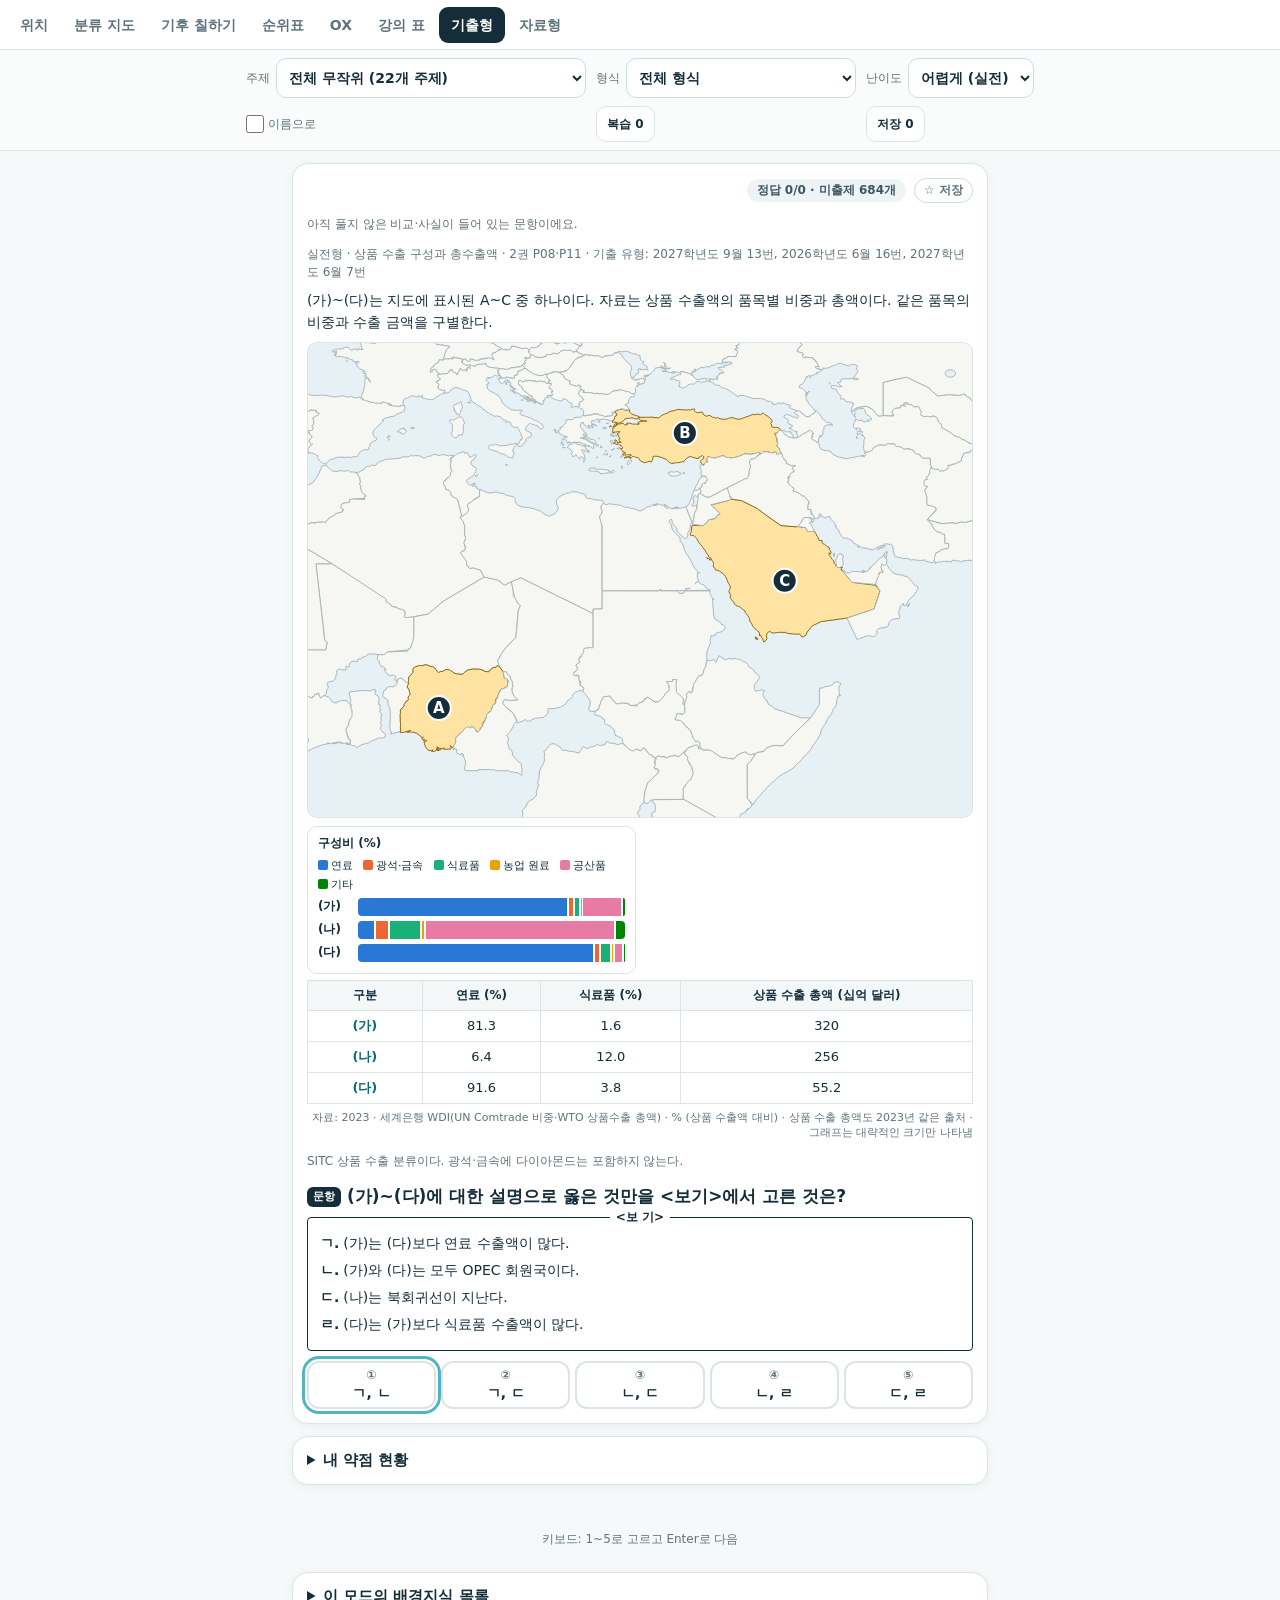
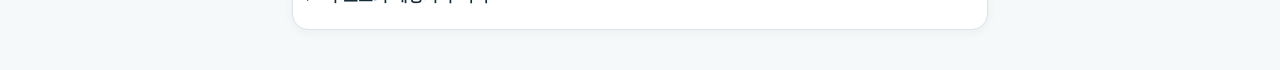
<file: exam.html>
<!doctype html>
<html lang="ko">
<head><meta charset="utf-8"><meta name="viewport" content="width=device-width,initial-scale=1,viewport-fit=cover">
<title>세계지리 기출형 연습</title>
<style>
:root{--ink:#142d39;--muted:#60727b;--line:#dce4e6;--accent:#086b70;--pale:#e6f2f0;--good:#2b8a3e;--bad:#c4441c}
*{box-sizing:border-box}html,body{margin:0;width:100%;min-height:100%;color:var(--ink);background:#f6f9f9;font-family:system-ui,-apple-system,"Noto Sans KR",sans-serif;font-size:15px}
button,select{font:inherit;color:inherit;border:1px solid var(--line);border-radius:10px;background:#fff}button{cursor:pointer;min-height:44px;padding:8px 12px;font-weight:700;touch-action:manipulation;text-align:left}button:hover{background:#f3f7f7}button:disabled{cursor:default}
button:focus-visible,select:focus-visible,a:focus-visible{outline:3px solid #52b4c2;outline-offset:2px}[hidden]{display:none!important}
.primary{background:var(--accent);border-color:var(--accent);color:#fff;text-align:center}.primary:hover{background:#05595d}
.sr{position:absolute;width:1px;height:1px;overflow:hidden;clip:rect(0 0 0 0)}
header{position:sticky;top:0;z-index:5;display:flex;align-items:center;gap:6px;min-height:52px;padding:5px 10px;padding-top:calc(5px + env(safe-area-inset-top));background:#fff;border-bottom:1px solid var(--line)}
.navLink{flex-shrink:0;font-size:12px;font-weight:700;color:var(--accent);text-decoration:none;border:1px solid #badcd5;background:var(--pale);border-radius:10px;padding:9px 9px;white-space:nowrap}
.nav{display:flex;gap:2px;margin-left:auto}.nav{min-width:0;overflow-x:auto;scrollbar-width:none}.nav::-webkit-scrollbar{display:none}.nav a{font-size:12px;font-weight:700;color:var(--muted);text-decoration:none;padding:9px 7px;border-radius:9px;white-space:nowrap}.nav a[aria-current=page]{background:var(--ink);color:#fff}
.scope{display:flex;gap:10px;align-items:center;padding:8px 12px;background:#fafcfc;border-bottom:1px solid var(--line)}.scope label{display:flex;align-items:center;gap:6px;font-size:12px;color:var(--muted);white-space:nowrap;flex:1;min-width:0}
.score{font-size:12px;color:var(--muted);white-space:nowrap}
select{min-height:40px;min-width:0;width:100%;padding:6px;font-size:13px;font-weight:650;color:var(--ink)}
main{max-width:720px;margin:0 auto;padding:12px 12px calc(28px + env(safe-area-inset-bottom))}
.card{background:#fff;border:1px solid var(--line);border-radius:16px;padding:14px;box-shadow:0 2px 10px #142d390d;margin-bottom:12px}
.meta{font-size:12px;color:var(--muted);line-height:1.5}.prompt{font-size:14px;line-height:1.6;margin:8px 0}
.tableWrap{overflow-x:auto;margin:6px 0}table{border-collapse:collapse;width:100%;font-size:13px;font-variant-numeric:tabular-nums}th,td{border:1px solid var(--line);padding:6px 7px;text-align:center;white-space:nowrap}th{background:#f3f7f7;font-weight:700;font-size:12px;white-space:normal;word-break:keep-all;min-width:64px}td.items{white-space:normal;text-align:left}td.name{font-weight:700;color:var(--accent)}
.source{font-size:11px;color:var(--muted);text-align:right;margin-top:3px}
.barPanels{display:grid;grid-template-columns:repeat(auto-fill,minmax(260px,1fr));gap:8px;margin:6px 0}.barPanel{border:1px solid var(--line);border-radius:10px;padding:8px 10px 6px}.barPanel h4{margin:0 0 6px;font-size:12px}
.barRow{display:flex;align-items:center;gap:6px;margin:5px 0}.barRow .who{flex:0 0 auto;min-width:34px;font-size:12px;font-weight:700}.track{position:relative;flex:1;height:14px}
.track .grid{position:absolute;top:-3px;bottom:-3px;width:1px;background:var(--line)}.track .zero{position:absolute;top:-4px;bottom:-4px;width:1px;background:var(--muted)}.track .bar{position:absolute;top:0;height:14px;background:#2a78d6;border-radius:0 4px 4px 0}.track .bar.neg{border-radius:4px 0 0 4px}
.ticks{position:relative;height:14px;margin-left:40px;font-size:10px;color:var(--muted)}.ticks span{position:absolute;transform:translateX(-50%);white-space:nowrap}
.legend{display:flex;flex-wrap:wrap;gap:4px 10px;font-size:11px;margin:2px 0 6px}.legend i{display:inline-block;width:10px;height:10px;border-radius:2px;margin-right:3px;vertical-align:-1px}
.stackBar{display:flex;flex:1;height:18px;gap:2px}.stackBar b{display:block;height:18px}.stackBar b:first-child{border-radius:4px 0 0 4px}.stackBar b:last-child{border-radius:0 4px 4px 0}
h2{font-size:17px;line-height:1.45;margin:14px 0 8px;word-break:keep-all}.step{display:inline-block;font-size:11px;font-weight:800;color:#fff;background:var(--ink);border-radius:6px;padding:2px 6px;margin-right:6px;vertical-align:2px}
.choices{display:grid;gap:7px}.choices button{min-height:48px;font-size:14px;line-height:1.45;border-width:2px;border-radius:12px;word-break:keep-all}
.choices button.right{border-color:var(--good);background:#ebfbee;color:#1f5f2c}.choices button.chosenWrong{border-color:var(--bad);background:#fff4e6;color:#8a3a0c}.choices button:disabled:not(.right):not(.chosenWrong){opacity:.5}
.choices.combo{grid-template-columns:repeat(5,1fr);gap:5px}.choices.combo button{text-align:center;padding:5px 2px;font-size:14px;line-height:1.3}.choices.combo .no{display:block;font-size:12px;color:var(--muted)}.choices.combo .pair{display:block;white-space:nowrap}
.bogi{border:1px solid var(--ink);border-radius:4px;padding:10px 12px;margin:6px 0 10px;font-size:14px;line-height:1.65;position:relative}.bogi:before{content:'<보 기>';position:absolute;top:-10px;left:50%;transform:translateX(-50%);background:#fff;padding:0 6px;font-size:12px;font-weight:700}
.bogi p{margin:4px 0;word-break:keep-all}.bogi .mark{font-weight:800;margin-right:4px}.bogi .ox{font-weight:800;margin-left:4px}.bogi .ox.o{color:var(--good)}.bogi .ox.x{color:var(--bad)}
.bogi .why{display:block;font-size:12px;color:var(--muted);margin:1px 0 6px 18px;line-height:1.5}
.result{border-radius:12px;padding:10px 12px;margin:10px 0 4px;font-size:14px;line-height:1.6}.result.good{background:#ebfbee;color:#1f5f2c}.result.bad{background:#fff4e6;color:#8a3a0c}
.cues{margin:4px 0 0;padding-left:18px;font-size:13px;line-height:1.6}
.big{width:100%;min-height:54px;font-size:17px;border-radius:13px;margin-top:10px}
.small{font-size:12px;line-height:1.5}.muted{color:var(--muted)}
.mapBox{border:1px solid var(--line);border-radius:10px;overflow:hidden;background:#e7f0f5;margin:8px 0}.mapBox svg{display:block;width:100%;height:auto}
.mapBox .land{fill:#f6f7f2;stroke:#a9b6ba}.mapBox .marked{fill:#ffe3a3;stroke:#8a6a12}.mapBox .pin circle{fill:var(--ink);stroke:#fff}.mapBox .pin text{fill:#fff;font-weight:800;text-anchor:middle;dominant-baseline:central}.mapBox .pinLine{stroke:var(--ink);stroke-width:1.5}.mapBox .pinDot{fill:var(--ink);stroke:#fff;stroke-width:1}.mapBox .pinName{fill:var(--ink);font-weight:700;paint-order:stroke;stroke:#fff;dominant-baseline:central}
.climateGrid{display:grid;grid-template-columns:repeat(auto-fill,minmax(210px,1fr));gap:8px;margin:6px 0}.climateFig{margin:0;border:1px solid var(--line);border-radius:10px;padding:6px 6px 2px}
.climateFig figcaption{font-weight:800;color:var(--accent);font-size:14px}.climateFig svg{display:block;width:100%;height:auto}.climateFig text{font-size:9px;fill:var(--muted)}
.climateFig .bar{fill:#74a9cf}.climateFig .tline{fill:none;stroke:#c4441c;stroke-width:2}.climateFig .tdot{fill:#c4441c}.climateFig .grid{stroke:#e3e9ea}.climateFig .zero{stroke:#9aa8ad}
.climateFig .pgrid{stroke:#b6d3e5;stroke-dasharray:2 3}.climateFig .axis{stroke:#667b85}.climateFig .ptick{fill:#356582}
td.text{white-space:normal;text-align:left;line-height:1.55;word-break:keep-all;min-width:12em}
.weakPanel summary{font-weight:700;cursor:pointer}.weakList{list-style:none;margin:0;padding:0}.weakList li{padding:7px 0;border-top:1px solid var(--line)}.weakList b{font-size:13px}.chips{display:flex;flex-wrap:wrap;gap:4px;margin-top:4px}.chip{font-size:11px;padding:2px 7px;border-radius:999px;background:var(--pale);color:var(--ink)}.chip.weak{background:#fdecea;color:var(--bad);font-weight:700}.chip.none{background:#f3f5f5;color:var(--muted)}
.numbers summary{cursor:pointer;font-size:12px;color:var(--muted)}.numbers table{font-size:11px}
.reviewBtn{flex:0 0 auto;min-height:36px;padding:4px 10px;font-size:12px;white-space:nowrap}.reviewBtn.on{background:var(--accent);color:#fff;border-color:var(--accent)}.reviewBtn.due{border-color:var(--accent);color:var(--accent)}
.toggle{flex:0 0 auto!important;gap:4px!important;cursor:pointer}.toggle input{width:18px;height:18px;margin:0}
.below{max-width:720px;margin:0 auto;padding:0 12px calc(28px + env(safe-area-inset-bottom))}
.kb summary{cursor:pointer;font-weight:800;font-size:15px;min-height:28px}.kb>p{margin:8px 0}.kb details{border-top:1px solid var(--line);padding:8px 0}.kb details summary{font-size:14px;font-weight:700}
.kb ul{margin:6px 0 0;padding-left:18px;font-size:13px;line-height:1.55}.kb li{margin:4px 0;word-break:keep-all}.kb li span{display:block;font-size:12px;color:var(--muted)}
@media(max-width:560px){.scope{flex-wrap:wrap;row-gap:6px}.scope label:not(.toggle){flex:1 1 100%}}
@media(max-width:360px){.navLink{padding:8px 6px;font-size:11px}.nav a{padding:8px 4px;font-size:11px}.choices.combo button{font-size:12px}}
</style>
<link rel="stylesheet" href="assets/site.css?v=20261031-hard1"><script src="assets/site.js?v=20261031-hard1"></script></head>
<body>
<header class="site-header"><h1 class="sr-only">기출형 연습</h1><nav class="site-nav" aria-label="연습 종류"><a href="index.html">위치</a><a href="classify.html">분류 지도</a><a href="climate-map.html">기후 칠하기</a><a href="rankings.html">순위표</a><a href="facts.html">OX</a><a href="concepts.html">강의 표</a><a href="exam.html" aria-current="page">기출형</a><a href="materials.html">자료형</a></nav></header>
<div class="scope site-controls"><label for="themeSelect">주제<select id="themeSelect"></select></label><label for="formatSelect">형식<select id="formatSelect"></select></label><label for="levelSelect">난이도<select id="levelSelect"><option value="hard">어렵게 (실전)</option><option value="basic">기본</option></select></label><label class="toggle" title="지도 대신 국가 이름 후보로 풉니다"><input type="checkbox" id="nameMode">이름으로</label><button type="button" id="reviewBtn" class="reviewBtn"></button><button type="button" id="savedBtn" class="reviewBtn"></button></div>

<main id="main" aria-live="polite"></main><p class="site-hint">키보드: 1~5로 고르고 Enter로 다음</p>
<div class="below"><details class="card kb" id="knowledge"><summary>이 모드의 배경지식 목록</summary><p class="small muted">회상으로 묻는 관계는 기출·강의가 방향을 명시하고, 항목마다 적은 기간(대개 2015~2025년)의 매년 같은 방향과 출제 기준 차이를 지킨 것만이다. 기준에 못 미쳐도 버리지 않고 아래처럼 다르게 익힌다.</p></details></div>
<script src="assets/entity-kb.js?v=20261031-hard1"></script>
<script src="assets/exam-themes.js?v=20261031-hard1"></script>
<script src="assets/exam-engine.js?v=20261105-climate1"></script>
<script>
(function(){
'use strict';
var $=function(id){return document.getElementById(id)};
if(!window.WGEntityKB||!window.WGExamThemes||!window.WGExamEngine){$('main').textContent='문항 자료를 불러오지 못했어요. 새로고침해 주세요.';return}
var engine=WGExamEngine.create(WGEntityKB,WGExamThemes);
// Every question gets a seed so a saved one can be built again exactly (☆ 저장).
function buildQuestion(opts){var o=Object.assign({},opts,{integrated:true});if(o.seed==null)o.seed=1+Math.floor(Math.random()*1e9);var q=engine.build(o);if(q){q.rebuild=JSON.parse(JSON.stringify(o));q.rebuild.themeId=q.theme.id;}return q;}
// 난이도 '어렵게' (2026-10-31): a question is drawn eight times and the hardest kept - 대상 in the
// same region, values close to one another, and <보기> answered by knowledge rather than by reading.
function hardness(q){
 var es=q.entities||[],same=0,close=0,cols=0;
 for(var i=0;i<es.length;i++)for(var j=i+1;j<es.length;j++){var a=WGEntityKB.entities[es[i]],b=WGEntityKB.entities[es[j]];if(a&&b&&a.region&&a.region===b.region)same++}
 ((q.display&&q.display.columns)||[]).forEach(function(c,k){
  var v=c.bar&&c.bar.values||((q.display.rows||[]).map(function(r){return parseFloat(String(r.cells[k]).replace(/,/g,''))}));v=v.filter(isFinite);if(v.length<2)return;
  var gap=1;for(var i=0;i<v.length;i++)for(var j=i+1;j<v.length;j++){var m=Math.max(Math.abs(v[i]),Math.abs(v[j]));if(m)gap=Math.min(gap,Math.abs(v[i]-v[j])/m)}
  close+=Math.max(0,1-gap*4);cols++;
 });
 var recall=q.stage2.statements.filter(function(st){return ['fact','compare','concept','both','sign','place','climateClaim','category'].indexOf(st.kind)>=0}).length;
 // Three 대상 to tell apart are harder than two.
 return same*2+(cols?close/cols*3:0)+recall*.5+Math.max(0,es.length-2);
}
function draw(opts,accept){
 if(state.level!=='hard')return buildQuestion(opts);
 var best=null,score=-1;
 for(var i=0;i<8;i++){var q=buildQuestion(opts);if(!q||accept&&!accept(q))continue;var h=hardness(q);if(h>score){score=h;best=q}}
 return best||buildQuestion(opts);
}
function readStore(){try{var v=JSON.parse(localStorage.getItem('wg_exam_v1')||'{}');return v&&typeof v==='object'&&!Array.isArray(v)?v:{}}catch(e){return {}}}
var store=readStore();if(!store.stats||typeof store.stats!=='object')store.stats={};if(!Array.isArray(store.recent))store.recent=[];
var FORMATS=[['all','전체 형식'],['rows','대상 식별'],['columns','항목 식별 (A~C)'],['joint','동시 식별'],['implicit','실전형 (지도)']];
var state={theme:engine.themes.some(function(t){return t.id===store.theme})?store.theme:'all',format:FORMATS.some(function(f){return f[0]===store.format})?store.format:'all',nameMode:store.nameMode===true,level:store.level==='basic'?'basic':'hard',targetKey:null,q:null,a1:null,a2:null,session:{s1:0,s2:0,n1:0,n2:0}};
function save(){try{localStorage.setItem('wg_exam_v1',JSON.stringify({theme:state.theme,format:state.format,nameMode:state.nameMode,level:state.level,stats:store.stats,recent:store.recent,review:store.review,seen:store.seen,tried:store.tried,types:store.types,count:store.count}))}catch(e){}}
// The last questions shown are not repeated while others can be made (kept across visits).
var RECENT=40;
function el(tag,props,children){var e=document.createElement(tag);Object.keys(props||{}).forEach(function(k){if(props[k]==null)return;if(k==='text')e.textContent=props[k];else if(k==='onclick')e.onclick=props[k];else if(k==='className')e.className=props[k];else e.setAttribute(k,props[k])});(children||[]).forEach(function(c){if(c!=null&&c!==false)e.appendChild(typeof c==='string'?document.createTextNode(c):c)});return e}
function progressEl(o){var p=[];if(o.len)p.push(o.pos+' / '+o.len);p.push('정답 '+o.right+'/'+o.answered);if(o.extra)p.push(o.extra);if(o.review)p.push('다시 풀기 '+o.review);return el('span',{className:'site-progress',role:'status',text:p.join(' · ')});}
// Review: what a wrong answer missed (the comparisons behind a misplaced row, each <보기> judged
// wrongly) comes back in a new question.
if(!store.review||typeof store.review!=='object'||Array.isArray(store.review))store.review={};
// 2026-10-29: a missed comparison or fact waits in 복습 until it is answered right (grade).
function remember(item){var old=store.review[item.key];if(state.reviewItem&&state.reviewItem.key===item.key)return;item.box=0;item.due=Date.now();item.misses=(old&&old.misses||0)+1;store.review[item.key]=item}
function relItem(ind,a,b){var x=engine.relation(ind,a,b);if(!x||['active','belowMargin'].indexOf(x.status)<0)return null;var m=WGEntityKB.indicators[ind];
 return {key:'rel|'+ind+'|'+[a,b].sort().join('|'),build:{targetKey:ind+'|'+[a,b].sort().join('|')},label:(m?m.label:ind)+': '+x.hi+' > '+x.lo}}
function statementItems(q,st){
 var c=st.check||{},th=q.theme.id,short=(st.explain||st.text).split(' (')[0].slice(0,70);
 if(st.kind==='compare'){var x=relItem(c.ind,c.subject,c.object);return x?[x]:[]}
 if(st.kind==='fact')return [{key:'fact|'+th+'|'+c.entity+'|'+c.set,build:{themeId:th,focus:{entity:c.entity,set:c.set}},label:short}];
 if(st.kind==='both')return [c.a,c.b].map(function(n){return {key:'fact|'+th+'|'+n+'|'+c.set,build:{themeId:th,focus:{entity:n,set:c.set}},label:short}});
 var n=c.entity||c.subject||(st.kind==='concept'&&(WGEntityKB.concepts||[]).filter(function(k){return k.id===c.concept}).map(function(k){return k.about[0]})[0]);
 if(n&&q.theme.pool.indexOf(n)>=0)return [{key:'ent|'+th+'|'+n,build:{themeId:th,focus:{entity:n}},label:th===q.theme.id?q.theme.title+' · '+n:n}];
 return [{key:'theme|'+th,build:{themeId:th},label:q.theme.title}];
}
function missed1(q,pick){
 var opt=q.stage1.options[pick],ans=q.stage1.options[q.stage1.answer],out=[],th=q.theme.id;
 if(q.format==='columns'||q.format==='joint')return [{key:'fmt|'+th+'|'+q.format,build:{themeId:th,format:q.format},label:q.theme.title+' · '+(q.format==='joint'?'동시 식별':'항목 식별')}];
 ans.forEach(function(n,i){if(opt[i]===n)return;
  var rels=(q.stage1.basis.relations||[]).filter(function(x){return x.hi===n||x.lo===n}).slice(0,1).map(function(x){return relItem(x.indicator,x.hi,x.lo)}).filter(Boolean);
  out=out.concat(rels.length?rels:[{key:'ent|'+th+'|'+n,build:{themeId:th,focus:{entity:n}},label:q.theme.title+' · '+n}]);
 });
 return out;
}
function missed2(q,pick){
 if(q.readingOnly)return q.stage2.statements.map(function(st){return statementItems(q,st)}).reduce(function(a,b){return a.concat(b)},[]);
 var said=engine.COMBOS[pick],right=engine.COMBOS[q.stage2.answer],out=[];
 q.stage2.statements.forEach(function(st,i){if((said.indexOf(i)>=0)!==(right.indexOf(i)>=0))out=out.concat(statementItems(q,st))});
 return out;
}
// Practice follows the learner (2026-10-23). Each topic × format keeps its last 20 results, and the
// draw weight grows with the cube of what is missed (one weak type among strong ones comes about
// one question in seven); a floor keeps the strong ones coming back. Every other question is
// built around a comparison, fact or 대상 not yet seen, so nothing waits on chance to appear.
['seen','tried','types'].forEach(function(k){if(!store[k]||typeof store[k]!=='object'||Array.isArray(store[k]))store[k]={}});
var INVENTORY=engine.inventory(),PRIOR={rows:.45,implicit:.2,columns:.35};
function results(key){return store.types[key]||[]}
function accuracy(key){var r=results(key),c=r.filter(Boolean).length;return (c+1)/(r.length+2)}
function scopeThemes(){return state.theme==='all'?engine.themes:engine.themes.filter(function(t){return t.id===state.theme})}
// One round asks every topic and format pair once, in random order, and carries on
// across visits; within a pair the questions shown recently are avoided.
function roundQuestion(){
 var pairs=[];scopeThemes().forEach(function(t){engine.formatsFor(t).filter(function(f){return state.format==='all'||f===state.format}).forEach(function(f){pairs.push(t.id+'|'+f)})});
 if(!pairs.length||!(typeof WGOrder!=='undefined'&&WGOrder))return weighted();
 // The pair counts as asked once the question is answered (answer2); one that cannot be built is passed over.
 var scope=state.theme+':'+state.format;
 for(var k=0;k<pairs.length;k++){var pair=WGOrder.peek('exam',scope,pairs),p=pair.split('|'),q=draw({themeId:p[0],format:p[1],completion:true,avoid:store.recent});if(q){q.round={scope:scope,pair:pair};return q}WGOrder.done('exam',scope,pair)}
 return null;
}
function weighted(){
 var pairs=[],sum=0;
 scopeThemes().forEach(function(t){
  var fs=engine.formatsFor(t).filter(function(f){return state.format==='all'||f===state.format});
  var pr=fs.map(function(f){return f==='joint'?.15:f==='columns'&&fs.indexOf('joint')>=0?.2:PRIOR[f]}),tot=pr.reduce(function(a,b){return a+b},0)||1;
  fs.forEach(function(f,i){var need=.15+1-accuracy(t.id+'|'+f),w=pr[i]/tot*Math.max(need*need*need,.02);pairs.push({t:t.id,f:f,w:w});sum+=w});
 });
 for(var k=0;k<3&&pairs.length;k++){
  var x=Math.random()*sum,p=pairs[pairs.length-1];for(var i=0;i<pairs.length;i++){x-=pairs[i].w;if(x<=0){p=pairs[i];break}}
  var q=buildQuestion({themeId:p.t,format:p.f,completion:true,avoid:store.recent});if(q)return q;
 }
 return null;
}
// What has not been asked yet in this range (a key tried three times without being built is let go).
function openItems(){
 var scope=scopeThemes().map(function(t){return t.id}),can=function(id){return state.format==='all'||engine.formatsFor(engine.themes.filter(function(t){return t.id===id})[0]).indexOf(state.format)>=0};
 return INVENTORY.filter(function(x){return !store.seen[x.key]&&(store.tried[x.key]||0)<3&&x.themes.some(function(id){return scope.indexOf(id)>=0&&can(id)})});
}
function unseen(){
 var open=openItems();if(!open.length)return null;
 var scope=scopeThemes().map(function(t){return t.id}),can=function(id){return state.format==='all'||engine.formatsFor(engine.themes.filter(function(t){return t.id===id})[0]).indexOf(state.format)>=0};
 var x=open[Math.floor(Math.random()*open.length)],homes=x.themes.filter(function(id){return scope.indexOf(id)>=0&&can(id)});
 var q=draw(Object.assign({themeId:x.build.targetKey&&state.theme==='all'&&state.format==='all'?null:homes[Math.floor(Math.random()*homes.length)],format:state.format==='all'?null:state.format,avoid:store.recent},x.build),function(c){return engine.seenIn(c).indexOf(x.key)>=0});
 // Only a build that leaves the key out counts as a try, so reloading never uses one up.
 if(q&&engine.seenIn(q).indexOf(x.key)>=0)state.fresh=true;else store.tried[x.key]=(store.tried[x.key]||0)+1;
 return q;
}
function dueItems(){var now=Date.now();return Object.keys(store.review).map(function(k){return store.review[k]}).filter(function(x){return x.due<=now}).sort(function(a,b){return a.due-b.due})}
// A review item ends when answered right; after a wrong answer it stays in 복습.
function grade(ok){var x=state.reviewItem&&store.review[state.reviewItem.key];if(!x)return;if(ok)delete store.review[x.key];else x.due=Date.now()}
function record(themeId,stage,ok){var s=store.stats[themeId]||(store.stats[themeId]={s1:[0,0],s2:[0,0]});s[stage][1]++;if(ok)s[stage][0]++;save()}
function next(){
 state.reviewItem=null;
 if(state.savedMode){
  // Saved questions in the order they were kept, round and round.
  var kept=window.WGSaved?WGSaved.list('exam').filter(function(k){return k.data&&k.data.themeId}):[];
  state.q=null;
  for(var j=0;j<kept.length&&!state.q;j++){var k=kept[((state.savedAt||0)+j)%kept.length];state.q=buildQuestion(k.data);}
  state.savedAt=(state.savedAt||0)+1;shown();return;
 }
 if(state.reviewing){
  // The earliest due item; one whose question can no longer be made (data changed) is dropped.
  state.q=null;var due=dueItems();
  for(var j=0;j<due.length&&!state.q;j++){
   for(var k=0;k<3&&!state.q;k++)state.q=buildQuestion(Object.assign({avoid:store.recent},due[j].build));
   if(state.q)state.reviewItem=due[j];else delete store.review[due[j].key];
  }
  shown();return;
 }
 state.q=null;state.fresh=false;
 if(!state.targetKey){
  // Questions with comparisons or facts not yet asked (미출제) come first, until none is left;
  // then the rounds go on. Misses are not mixed in here; they are practised apart with 복습.
  state.q=unseen()||roundQuestion();
 }
 // A draw that finds no question (rare, with a format chosen) is retried with new seeds.
 for(var tries=0;tries<3&&!state.q;tries++){state.q=buildQuestion({themeId:state.targetKey||state.theme==='all'?null:state.theme,format:state.targetKey||state.format==='all'?null:state.format,targetKey:state.targetKey,avoid:store.recent});if(state.q)break}
 shown();
}
function shown(){
 var q=state.q;
 if(q&&q.signature)store.recent=store.recent.filter(function(x){return x!==q.signature}).concat([q.signature]).slice(-RECENT);
 save();state.a1=q&&(q.readingOnly||['columns','joint'].indexOf(q.format)<0)?-1:null;state.a2=null;render();window.scrollTo({top:0});
}
// Climate graphs: precipitation bars (right scale, mm) and temperature line (left scale, ℃),
// every graph on the same scale.
function climateCharts(q,revealed){
 var d=q.display,sc=d.scale,W=230,pl=30,pr=34,pt=20,pb=22,ih=sc.plotHeight||160,H=pt+ih+pb,iw=W-pl-pr;
 var x=function(m){return pl+iw*(m+.5)/12},yT=function(t){return pt+ih*(sc.tMax-t)/(sc.tMax-sc.tMin)},yP=function(p){return pt+ih*(1-p/sc.pMax)};
 var grid=el('div',{className:'climateGrid'});
 d.rows.forEach(function(row,i){
  var svg=svgEl('svg',{viewBox:'0 0 '+W+' '+H,role:'img','aria-label':row.label+' 기후 그래프'});
  for(var p=0;p<=sc.pMax;p+=sc.pStep||sc.pMax/4){svgEl('line',{x1:pl,x2:W-pr,y1:yP(p),y2:yP(p),class:'pgrid'},svg);svgEl('line',{x1:W-pr,x2:W-pr+3,y1:yP(p),y2:yP(p),class:'axis'},svg);svgEl('text',{x:W-pr+5,y:yP(p)+3,class:'ptick'},svg,String(p))}
  for(var t=sc.tMin;t<=sc.tMax;t+=sc.tStep||10){svgEl('line',{x1:pl,x2:W-pr,y1:yT(t),y2:yT(t),class:t===0?'zero':'grid'},svg);svgEl('line',{x1:pl-3,x2:pl,y1:yT(t),y2:yT(t),class:'axis'},svg);svgEl('text',{x:pl-5,y:yT(t)+3,'text-anchor':'end'},svg,String(t))}
  [pl,W-pr].forEach(function(x){svgEl('line',{x1:x,x2:x,y1:pt,y2:pt+ih,class:'axis'},svg)});
  svgEl('text',{x:pl-5,y:10,'text-anchor':'end'},svg,'℃');svgEl('text',{x:W-pr+5,y:10,class:'ptick'},svg,'mm');
  row.precipitation.forEach(function(p,m){svgEl('rect',{x:(x(m)-iw/30).toFixed(1),y:yP(p).toFixed(1),width:(iw/15).toFixed(1),height:Math.max(0,yP(0)-yP(p)).toFixed(1),class:'bar'},svg)});
  svgEl('polyline',{points:row.temperature.map(function(t,m){return x(m).toFixed(1)+','+yT(t).toFixed(1)}).join(' '),class:'tline'},svg);
  row.temperature.forEach(function(t,m){svgEl('circle',{cx:x(m).toFixed(1),cy:yT(t).toFixed(1),r:1.6,class:'tdot'},svg)});
  [1,4,7,10].forEach(function(m){svgEl('text',{x:x(m-1),y:H-5,'text-anchor':'middle'},svg,m+'월')});
  grid.append(el('figure',{className:'climateFig'},[el('figcaption',{text:row.label+(revealed?' '+q.entities[i]:'')}),svg]));
 });
 // Exact monthly values, for checking a reading and for screen readers.
 var months=[];for(var m=1;m<=12;m++)months.push(String(m));
 var rows=[];d.rows.forEach(function(row){rows.push(el('tr',{},[el('td',{className:'name',text:row.label+' 기온(℃)'})].concat(row.temperature.map(function(v){return el('td',{text:String(v)})}))));rows.push(el('tr',{},[el('td',{className:'name',text:row.label+' 강수(mm)'})].concat(row.precipitation.map(function(v){return el('td',{text:String(Math.round(v))})}))))});
 var numbers=el('details',{className:'numbers'},[el('summary',{text:'월별 수치 보기'}),el('div',{className:'tableWrap'},[el('table',{},[el('thead',{},[el('tr',{},[el('th',{text:'월'})].concat(months.map(function(m){return el('th',{text:m})})))]),el('tbody',{},rows)])])]);
 return el('div',{},[grid,numbers,el('div',{className:'source',text:'자료: '+d.source})]);
}
// Graphs (2026-10-23): values the <보기> do not compute with are drawn without numbers, so a country
// is recognised by what the learner knows, not by a number seen before. The full table opens only
// after the question is answered.
var SERIES=['#2a78d6','#eb6834','#1baf7a','#eda100','#e87ba4','#008300','#6250d6','#e34948'];
function fmtTick(v){var a=Math.abs(v);return v.toLocaleString('ko-KR',{maximumFractionDigits:a>=10||a===0?0:a>=1?1:2})}
function barPanel(col,labels,revealed){
 var ax=col.bar.axis,w=ax.max-ax.min,pos=function(v){return (v-ax.min)/w*100+'%'},hide=!!col.reveal;
 var title=col.label+(revealed&&col.reveal?' '+col.reveal:'')+(!hide&&col.unit?' ('+col.unit+')':'');
 var rows=labels.map(function(l,i){var v=col.bar.values[i],z=(0-ax.min)/w*100,x=(v-ax.min)/w*100,tr=el('div',{className:'track'});
  ax.ticks.forEach(function(t){var g=el('span',{className:t===0?'zero':'grid'});g.style.left=pos(t);tr.append(g)});
  var b=el('span',{className:'bar'+(v<0?' neg':'')});b.style.left=Math.min(z,x)+'%';b.style.width=Math.abs(x-z)+'%';tr.append(b);
  return el('div',{className:'barRow'},[el('span',{className:'who',text:l}),tr])});
 var ticks=el('div',{className:'ticks'});if(!hide)ax.ticks.forEach(function(t){var s=el('span',{text:fmtTick(t)});s.style.left=pos(t);ticks.append(s)});
 return el('div',{className:'barPanel'},[el('h4',{text:title})].concat(rows,[ticks]));
}
function stackPanel(d,labels,revealed){
 var cols=d.columns.filter(function(c){return c.stack});
 var legend=el('div',{className:'legend'},cols.map(function(c,j){return el('span',{},[el('i',{style:'background:'+SERIES[j%SERIES.length]}),document.createTextNode(c.label+(revealed&&c.reveal?' '+c.reveal:''))])}));
 var rows=labels.map(function(l,i){var vals=d.stack.values[i].filter(function(v){return v!=null}),sum=vals.reduce(function(a,b){return a+b},0)||1;
  return el('div',{className:'barRow'},[el('span',{className:'who',text:l}),el('div',{className:'stackBar'},vals.map(function(v,j){var b=el('b',{title:cols[j].label});b.style.width=(v/sum*100)+'%';b.style.background=SERIES[j%SERIES.length];return v>0?b:null}).filter(Boolean))])});
 return el('div',{className:'barPanel'},[el('h4',{text:'구성비 (%)'}),legend].concat(rows));
}
function graphView(q,revealed){
 var d=q.display,labels=d.rows.map(function(r,i){return r.label+(revealed&&q.format!=='columns'?' '+q.entities[i]:'')});
 var panels=[];if(d.stack)panels.push(stackPanel(d,labels,revealed));
 d.columns.forEach(function(c){if(c.bar)panels.push(barPanel(c,labels,revealed))});
 // Numbers stay only for what a <보기> computes with.
 var exact=d.columns.map(function(c,j){return j}).filter(function(j){var c=d.columns[j];return c.stack?c.exact:!c.bar});
 var parts=[el('div',{className:'barPanels'},panels)];
 if(exact.length)parts.push(el('div',{className:'tableWrap'},[el('table',{},[el('thead',{},[el('tr',{},[el('th',{text:'구분'})].concat(exact.map(function(j){var c=d.columns[j];return el('th',{text:c.label+(revealed&&c.reveal?' '+c.reveal:'')+(c.unit?' ('+c.unit+')':'')})})))]),
  el('tbody',{},d.rows.map(function(r,i){return el('tr',{},[el('td',{className:'name',text:labels[i]})].concat(exact.map(function(j){return el('td',{text:r.cells[j]})})))}))])]));
 if(state.a2!==null)parts.push(el('details',{className:'numbers'},[el('summary',{text:'표의 수치 보기'}),plainTable(q,revealed)]));
 parts.push(el('div',{className:'source',text:'자료: '+d.source+(exact.length<d.columns.length?' · 그래프는 대략적인 크기만 나타냄':'')}));
 return el('div',{},parts);
}
// A drawn question calls its data '자료', not '표'.
function graphWords(q,text){return q.display&&q.display.graph?text.replace(/표는 /g,'자료는 ').replace(/표의 /g,'자료의 ').replace(/표에서 /g,'자료에서 '):text}
function table(q,revealed){
 if(q.display.kind==='climate')return climateCharts(q,revealed);
 if(q.display.graph)return graphView(q,revealed);
 return el('div',{},[plainTable(q,revealed),el('div',{className:'source',text:'자료: '+q.display.source})]);
}
function plainTable(q,revealed){
 // 항목 식별 hides column names as A~C until stage 1 is answered; rows already carry names.
 var d=q.display,head=el('tr',{},[el('th',{text:'구분'})].concat(d.columns.map(function(c){return el('th',{text:c.label+(revealed&&c.reveal?' '+c.reveal:'')+(c.unit?' ('+c.unit+')':'')})})));
 var body=d.rows.map(function(r,i){return el('tr',{},[el('td',{className:'name',text:r.label+(revealed&&q.format!=='columns'?' '+q.entities[i]:'')})].concat(r.cells.map(function(c){return el('td',{className:q.theme.kind==='items'?'items':q.theme.kind==='clues'?'text':null,text:c})})))});
 return el('div',{className:'tableWrap'},[el('table',{},[el('thead',{},[head]),el('tbody',{},body)])]);
}
// The boundaries (about 1 MB) load only when a map question first appears.
var shapes=window.WGCountryShapes?'ready':'idle',geoCache={};
function needShapes(){
 if(shapes!=='idle')return;shapes='loading';
 var s=document.createElement('script');s.src='assets/country-boundaries.js?v=20261021-1';
 s.onload=function(){shapes=window.WGCountryShapes?'ready':'failed';render()};s.onerror=function(){shapes='failed';render()};document.head.appendChild(s);
}
// US state outlines (about 10 kB) load only for a state theme's map.
var stateShapes=window.WGStateShapes?'ready':'idle';
function needStates(){
 if(stateShapes!=='idle')return;stateShapes='loading';
 var s=document.createElement('script');s.src='assets/us-state-boundaries.js?v=20261023-1';
 s.onload=function(){stateShapes=window.WGStateShapes?'ready':'failed';render()};s.onerror=function(){stateShapes='failed';render()};document.head.appendChild(s);
}
function mapMode(q){return !!(q&&q.stage1&&q.stage1.markers)&&!state.nameMode}
function letterOf(q,name){var m=q.stage1.markers&&q.stage1.markers.find(function(x){return x.name===name});return m?m.letter:null}
function countryGeo(name){
 if(geoCache[name])return geoCache[name];
 var polys=WGCountryShapes.byName[name].polygons,b=[180,90,-180,-90];
 polys.forEach(function(p){p[0].forEach(function(pt){if(pt[0]<b[0])b[0]=pt[0];if(pt[1]<b[1])b[1]=pt[1];if(pt[0]>b[2])b[2]=pt[0];if(pt[1]>b[3])b[3]=pt[1]})});
 return geoCache[name]={polys:polys,box:b};
}
// Frame the marked places with some sea around them, at a readable aspect ratio.
function mapView(q){
 var f=null;
 q.stage1.markers.forEach(function(m){var e=WGEntityKB.entities[m.name],b=(e&&e.frame)||[m.point[0]-4,m.point[1]-4,m.point[0]+4,m.point[1]+4];
  // A country spanning far (러시아) is framed around its letter instead of its whole land.
  if(b[2]-b[0]>70)b=[m.point[0]-20,Math.max(b[1],m.point[1]-15),m.point[0]+20,Math.min(b[3],m.point[1]+15)];
  f=f?[Math.min(f[0],b[0]),Math.min(f[1],b[1]),Math.max(f[2],b[2]),Math.max(f[3],b[3])]:b.slice()});
 var pad=Math.max(f[2]-f[0],f[3]-f[1])*.08+3;f=[f[0]-pad,f[1]-pad,f[2]+pad,f[3]+pad];
 var w=f[2]-f[0],h=f[3]-f[1];
 if(w<h*1.4){var dx=(h*1.4-w)/2;f[0]-=dx;f[2]+=dx}else if(w>h*2.2){var dy=(w/2.2-h)/2;f[1]-=dy;f[3]+=dy}
 // The south edge stops at 75°S unless a pin lies beyond it (보스토크 78°S was drawn off the map).
 return [Math.max(-180,f[0]),Math.max(-90,f[1]),Math.min(180,f[2]),Math.min(85,f[3])];
}
function svgEl(tag,attrs,parent,text){var e=document.createElementNS('http://www.w3.org/2000/svg',tag);Object.keys(attrs).forEach(function(k){e.setAttribute(k,attrs[k])});if(text!=null)e.textContent=text;if(parent)parent.appendChild(e);return e}
function drawMap(q,revealed){
 var states=q.theme.entityType==='usState';
 if(states)needStates();
 if(shapes!=='ready'||states&&stateShapes!=='ready'){needShapes();return el('p',{className:'small muted',text:shapes==='failed'||states&&stateShapes==='failed'?'지도를 불러오지 못했어요. 위의 "이름으로"를 켜면 이름 후보로 풀 수 있어요.':'지도를 불러오는 중…'})}
 var v=mapView(q),x0=(v[0]+180)*10,y0=(90-v[3])*10,w=(v[2]-v[0])*10,h=(v[3]-v[1])*10,tol=(v[2]-v[0])/500;
 var svg=svgEl('svg',{viewBox:[x0,y0,w,h].map(function(n){return n.toFixed(1)}).join(' '),role:'img','aria-label':(states?'주가 ':q.theme.entityType==='site'?'도시가 ':'국가가 ')+q.stage1.markers.map(function(m){return m.letter}).join('·')+'로 표시된 지도'});
 var marked={};q.stage1.markers.forEach(function(m){marked[m.name]=1});
 Object.keys(WGCountryShapes.byName).forEach(function(n){
  var g=countryGeo(n),b=g.box;if(b[2]<v[0]||b[0]>v[2]||b[3]<v[1]||b[1]>v[3])return;
  var d=g.polys.map(function(poly){return poly.map(function(ring){var last=null,out=[];ring.forEach(function(p,i){if(!last||i===ring.length-1||Math.abs(p[0]-last[0])>tol||Math.abs(p[1]-last[1])>tol){out.push(p);last=p}});
   return out.length<3?'':out.map(function(p,i){return (i?'L':'M')+((p[0]+180)*10).toFixed(1)+' '+((90-p[1])*10).toFixed(1)}).join('')+'Z'}).join('')}).join('');
  if(d)svgEl('path',{d:d,class:marked[n]?'marked':'land','fill-rule':'evenodd','vector-effect':'non-scaling-stroke'},svg);
 });
 // A state theme marks the states over the country they belong to.
 if(states)q.stage1.markers.forEach(function(m){var g=WGStateShapes.byName[m.name];if(!g)return;
  svgEl('path',{d:g.polygons.map(function(poly){return poly.map(function(ring){return ring.map(function(p,i){return (i?'L':'M')+((p[0]+180)*10).toFixed(1)+' '+((90-p[1])*10).toFixed(1)}).join('')+'Z'}).join('')}).join(''),class:'marked','fill-rule':'evenodd','vector-effect':'non-scaling-stroke'},svg)});
 // Pins keep a readable size on screen (about 9px radius) however wide the frame is.
 var unit=w/Math.max(240,Math.min(700,(document.documentElement.clientWidth||700)-40)),r=Math.max(w/55,9*unit),fs=Math.max(w/40,13*unit);
 // Nudge pins apart so two nearby letters never cover each other.
 var pos=q.stage1.markers.map(function(m){return {x:(m.point[0]+180)*10,y:(90-m.point[1])*10}});
 for(var it=0;it<30;it++)for(var i=0;i<pos.length;i++)for(var j=i+1;j<pos.length;j++){
  var dx=pos[j].x-pos[i].x,dy=pos[j].y-pos[i].y,d=Math.hypot(dx,dy)||.01,need=r*2.4;
  if(d<need){var k=(need-d)/2/d;pos[i].x-=dx*k;pos[i].y-=dy*k;pos[j].x+=dx*k;pos[j].y+=dy*k}
 }
 // A pin pushed off its place keeps a dot on the true spot and a line to it.
 q.stage1.markers.forEach(function(m,mi){
  var tx=(m.point[0]+180)*10,ty=(90-m.point[1])*10;
  if(Math.hypot(pos[mi].x-tx,pos[mi].y-ty)>r*.5){svgEl('line',{x1:tx.toFixed(1),y1:ty.toFixed(1),x2:pos[mi].x.toFixed(1),y2:pos[mi].y.toFixed(1),class:'pinLine','vector-effect':'non-scaling-stroke'},svg);svgEl('circle',{cx:tx.toFixed(1),cy:ty.toFixed(1),r:(r*.28).toFixed(1),class:'pinDot'},svg)}
 });
 q.stage1.markers.forEach(function(m,mi){
  var x=pos[mi].x,y=pos[mi].y,g=svgEl('g',{class:'pin'},svg);
  svgEl('circle',{cx:x.toFixed(1),cy:y.toFixed(1),r:r.toFixed(1),'stroke-width':(r/6).toFixed(1)},g);
  svgEl('text',{x:x.toFixed(1),y:y.toFixed(1),'font-size':(fs*.9).toFixed(1)},g,m.letter);
  if(revealed)svgEl('text',{x:(x+r*1.3).toFixed(1),y:y.toFixed(1),'font-size':(fs*.75).toFixed(1),'stroke-width':(fs/6).toFixed(1),class:'pinName'},svg,m.name);
 });
 return el('div',{className:'mapBox'},[svg]);
}
function assignment(q,opt,revealed){
 if(q.format==='columns')return opt.map(function(id,i){return q.stage1.labels[i]+' '+q.stage1.names[id]}).join(' · ');
 // 동시 식별: the 대상 of each row, then the name of each column A~C.
 if(q.format==='joint')return opt.slice(0,q.stage1.rows).map(function(n,i){return q.labels[i]+' '+n}).join(' · ')+'  /  '+opt.slice(q.stage1.rows).map(function(id,j){return q.stage1.labels[j]+' '+q.stage1.names[id]}).join(' · ');
 return opt.map(function(n,i){var l=mapMode(q)&&letterOf(q,n);return q.labels[i]+' '+(l?l+(revealed?' '+n:''):n)}).join(' · ');
}
function examCondition(t){
 var notes={
  'continent-indicators':'라틴 아메리카는 카리브를 포함하며, 앵글로아메리카는 UN의 Northern America이다.',
  'continent-fertility':'합계 출산율은 UN WPP 2024 추정치이며 러시아는 유럽에 포함한다.',
  'country-urban-change':'UN WUP 2025 추정치이며 국가별 도시 정의를 따른다.',
  'country-urban-reverse':'UN WUP 2025 추정치이며 국가별 도시 정의를 따른다.',
  'continent-urban-change':'라틴 아메리카는 카리브를 포함하며, 앵글로아메리카는 UN의 Northern America이다.',
  'export-composition':'SITC 상품 수출 분류이다. 광석·금속에 다이아몬드는 포함하지 않는다.',
  'export-items':'제시된 연도의 상품 수출 품목이다. 나이지리아의 선박에는 해체용 선박이 포함된다.',
  'climate-graphs':'1991~2020년 관측소 평년값이다.',
  'us-manufacturing':'각 주의 제조업 총출하액 대비 업종별 출하액 비율이다.',
  'crop-identification':'쌀 생산량은 벼 기준이며 수출량은 가공품을 환산해 포함한다.',
  'livestock-identification':'소는 물소를 제외한다.'
 };
 if(t.id==='country-economy'&&t.note&&t.note.indexOf('총산업부가가치=100')>=0)return '총산업부가가치=100. 세 산업 비중의 합이 100이 되도록 재환산하였다.';
 if(t.id==='electricity-mix'&&t.composition==='renewableFour')return '수력·풍력·태양광·바이오에너지의 자국 합=100%이다.';
 return notes[t.id]||'';
}
function render(){
 var main=$('main'),q=state.q;main.replaceChildren();
 var n=dueItems().length,all=Object.keys(store.review).length,rb=$('reviewBtn');
 var sb=$('savedBtn'),ns=window.WGSaved?WGSaved.count('exam'):0;sb.textContent=state.savedMode?'저장 끝내기':'저장 '+ns;sb.className='reviewBtn'+(state.savedMode?' on':'');sb.title='☆ 저장한 문제만 풉니다';
 rb.textContent=state.reviewing?'복습 끝내기':'복습 '+n;rb.className='reviewBtn'+(state.reviewing?' on':n?' due':'');rb.title='틀린 비교·사실을 간격을 두고 다시 풉니다 (전체 '+all+'개)';
 if(!q&&state.savedMode){main.append(el('section',{className:'card'},[el('p',{text:'저장한 문제가 없어요. 문제 위의 ☆ 저장을 누르면 여기에 모입니다.'})]));return}
 if(!q&&state.reviewing){
  var later=Object.keys(store.review).map(function(k){return store.review[k].due}).sort(function(a,b){return a-b})[0];
  main.append(el('section',{className:'card'},[el('p',{text:all?'지금 복습할 항목이 없어요. 남은 '+all+'개는 '+new Date(later).toLocaleString('ko-KR',{month:'long',day:'numeric',hour:'numeric',minute:'2-digit'})+'부터 다시 나옵니다.':'복습할 항목이 없어요. 틀린 비교와 사실이 여기에 모입니다.'}),
   el('button',{type:'button',onclick:function(){state.reviewing=false;next()},text:'일반 문제로'})]));return}
 if(!q){main.append(el('section',{className:'card'},[el('p',{text:'이 주제·형식으로 문항을 만들지 못했어요. 다른 주제나 형식을 골라 주세요.'})]));return}
 var t=q.theme,card=el('section',{className:'card'}),openLeft=openItems().length;card.append(el('div',{className:'site-progress-row'},[progressEl({right:state.session.s2,answered:state.session.n2,extra:[state.session.n1?'식별 '+state.session.s1+'/'+state.session.n1:'',openLeft?'미출제 '+openLeft+'개':''].filter(Boolean).join(' · '),review:dueItems().length}),window.WGSaved&&q.rebuild?WGSaved.button('exam',q.rebuild.themeId+'|'+q.rebuild.seed,q.rebuild,function(){var sb=$('savedBtn');if(sb&&!state.savedMode)sb.textContent='저장 '+WGSaved.count('exam');}):null]));
 if(state.targetKey)card.append(el('p',{className:'small',text:'선택한 비교를 집중 연습하고 있어요. 주제를 바꾸면 전체 연습으로 돌아갑니다.'}));
 // What a review is about is named only after answering; before, the name would give it away.
 if(state.reviewItem)card.append(el('p',{className:'small',text:'틀렸던 문제 다시 풀기'+(state.a2!==null?': '+state.reviewItem.label:'')+' · 남은 복습 '+n+'개'}));
 if(state.fresh)card.append(el('p',{className:'small muted',text:'아직 풀지 않은 비교·사실이 들어 있는 문항이에요.'}));
 // 실전형 asks the <보기> straight away, as on the exam paper; the identification is shown afterwards.
 var implicit=['columns','joint'].indexOf(q.format)<0&&!q.readingOnly,revealed=state.a2!==null;
 var kind=q.readingOnly?'':q.format==='columns'?'항목 식별 · ':q.format==='joint'?'동시 식별 · ':implicit?'실전형 · ':'대상 식별 · ';
 card.append.apply(card,[el('div',{className:'meta',text:kind+t.title+' · '+t.lecture+(t.exams&&t.exams.length?' · 기출 유형: '+t.exams.join(', '):'')}),el('p',{className:'prompt',text:graphWords(q,(mapMode(q)&&q.mapPrompt)||q.prompt||t.prompt)}),mapMode(q)?drawMap(q,revealed):null,table(q,revealed)].filter(Boolean));
 var condition=examCondition(t);if(condition)card.append(el('p',{className:'small muted',text:graphWords(q,condition)}));
 // Stage 1: identification.
 if(!q.readingOnly&&!implicit)card.append(el('h2',{},[el('span',{className:'step',text:'1차 식별'}),q.stage1.question]));
 var c1=el('div',{className:'choices'});
 q.stage1.options.forEach(function(opt,i){
  var b=el('button',{type:'button','data-i':String(i)},['①②③④⑤'[i]+' '+assignment(q,opt,state.a2!==null)]);
  if(state.a2!==null){b.disabled=true;if(i===q.stage1.answer)b.className='right';else if(i===state.a1)b.className='chosenWrong'}else if(i===state.a1){b.setAttribute('aria-pressed','true');b.className='selected';b.onclick=function(){answer1(i)}}
  else b.onclick=function(){answer1(i)};
  c1.append(b);
 });
 if(!q.readingOnly&&!implicit)card.append(c1);
 var cueList=function(){return el('ul',{className:'cues'},q.stage1.cues.map(function(c){return el('li',{text:c.label+' '+c.name+(c.letter&&mapMode(q)?' ('+c.letter+')':'')+' — '+c.cue})}))};
 if(state.a1!==null){
  var ok1=state.a1===q.stage1.answer;
  if(state.a2!==null&&!q.readingOnly&&!implicit)card.append(el('div',{className:'result '+(ok1?'good':'bad'),role:'status'},[el('b',{text:ok1?'식별 정답':'식별 오답'}),cueList()]));
  // Stage 2: judgments about the identified 대상.
  card.append(el('h2',{},[el('span',{className:'step',text:implicit?'문항':'판단'}),q.stage2.question]));
  var bogi=el('div',{className:'bogi'});
  q.stage2.statements.forEach(function(s){
   var line=el('p',{},[el('span',{className:'mark',text:s.mark+'.'}),s.text]);
   if(state.a2!==null)line.append(el('span',{className:'ox '+(s.truth?'o':'x'),text:s.truth?' ○':' ×'}),el('span',{className:'why',text:s.explain}));
   bogi.append(line);
  });
  card.append(bogi);
  var c2=el('div',{className:q.readingOnly?'choices':'choices combo'});
  q.stage2.options.forEach(function(o,i){
   var b=el('button',{type:'button','aria-label':o.mark+' '+o.text},[el('span',{className:'no',text:o.mark}),el('span',{className:'pair',text:o.text})]);
   if(state.a2!==null){b.disabled=true;if(i===q.stage2.answer)b.className='right';else if(i===state.a2)b.className='chosenWrong'}
   else b.onclick=function(){answer2(i)};
   c2.append(b);
  });
  card.append(c2);
 }
 if(state.a2!==null){
  var ok2=state.a2===q.stage2.answer;
  if(implicit)card.append(el('div',{className:'result good',role:'status'},[el('b',{text:'식별 근거'}),cueList()]));
  card.append(el('div',{className:'result '+(ok2?'good':'bad'),role:'status',text:ok2?'후속 판단 정답':'후속 판단 오답 — 각 보기 아래의 근거를 확인하세요.'}));
  if(t.note)card.append(el('details',{},[el('summary',{text:'자료 설명'}),el('p',{className:'small muted',text:graphWords(q,t.note)})]));
  var nb=el('button',{type:'button',id:'nextQuestion',className:'primary big',text:'다음 문항',onclick:next});card.append(nb);
 }
 main.append(card);
 main.append(weakPanel());
 var focus=state.a2!==null?main.querySelector('.big'):state.a1!==null?main.querySelector('.combo button'):null;
 if(focus){focus.focus({preventScroll:true});focus.scrollIntoView({block:'nearest'})}
}
// 약점 현황: each topic's recent accuracy per format and how much of it is still unseen; the
// draw weights follow the same numbers.
function weakPanel(){
 var NAMES={rows:'대상 식별',implicit:'실전형',columns:'항목 식별',joint:'동시 식별'};
 var rows=engine.themes.map(function(t){
  var items=INVENTORY.filter(function(x){return x.themes.indexOf(t.id)>=0}),left=items.filter(function(x){return !store.seen[x.key]}).length;
  var chips=engine.formatsFor(t).map(function(f){
   var r=results(t.id+'|'+f),a=r.length?r.filter(Boolean).length/r.length:null;
   return el('span',{className:'chip'+(a!=null&&a<.5&&r.length>=3?' weak':a==null?' none':'')},[NAMES[f]+' '+(a==null?'안 품':Math.round(a*100)+'% ('+r.length+')')]);
  });
  return el('li',{},[el('b',{text:t.title}),el('div',{className:'chips'},chips.concat([el('span',{className:'chip none',text:'안 본 항목 '+left+'/'+items.length})]))]);
 });
 var d=el('details',{className:'card weakPanel',open:state.weakOpen?'':null},[el('summary',{text:'내 약점 현황'}),
  el('p',{className:'small muted',text:'형식별 최근 20문항의 정답률(1·2단계 모두 맞힌 비율)이에요. 정답률이 낮거나 아직 안 푼 유형이 더 자주 나오고, 두 문항 중 한 문항은 아직 안 본 비교·사실로 만듭니다(항목·동시 식별을 고른 때는 제외).'}),
  el('ul',{className:'weakList'},rows)]);
 // Kept open across questions once opened.
 d.addEventListener('toggle',function(){state.weakOpen=d.open});return d;
}
function answer1(i){if(state.a2!==null||i<0||i>=state.q.stage1.options.length)return;state.a1=i;render()}
function answer2(i){if(state.a1===null||state.a2!==null||i<0||i>=state.q.stage2.options.length)return;state.a2=i;if(state.a1>=0){var firstOK=state.a1===state.q.stage1.answer;state.session.n1++;if(firstOK)state.session.s1++;else missed1(state.q,state.a1).forEach(remember);record(state.q.theme.id,'s1',firstOK);}var ok=i===state.q.stage2.answer;state.session.n2++;store.count=(store.count||0)+1;
 // A comparison or fact counts as asked (no longer 미출제) only once the question is answered.
 if(!state.q.readingOnly)engine.seenIn(state.q).forEach(function(k){store.seen[k]=1});if(state.q.round&&!state.reviewItem&&typeof WGOrder!=='undefined')WGOrder.done('exam',state.q.round.scope,state.q.round.pair);if(ok)state.session.s2++;
 if(!ok)missed2(state.q,i).forEach(remember);
 // A review question is passed when both stages are right (or stage 1 was not asked).
 var whole=ok&&(state.a1<0||state.a1===state.q.stage1.answer);grade(whole);
 if(state.q.format){var key=state.q.theme.id+'|'+state.q.format;store.types[key]=results(key).concat([whole]).slice(-20)}
 record(state.q.theme.id,'s2',ok);render()}
// What the mode recalls, what it only shows as data, and why.
function knowledge(){
 var kb=WGEntityKB,n=function(v){return Number(v).toLocaleString('ko-KR')};
 var sample=kb.practiceSample?kb.practiceSample.seedsPerTheme*kb.practiceSample.themes.length:0;
 function cat(c,id){var row=c.categories.find(function(k){return k[0]===id});return row?row[1]:id}
 function title(x){
  if(x.lecture)return '기후형: '+x.entity+' — '+(kb.climate.types[x.lecture]||x.lecture);
  if(x.trait){var cc=kb.compositions[x.composition];return '종교의 특징 · '+x.label+': '+(x.kind==='order'?x.order.map(function(id){return cat(cc,id)}).join(' > ')+(x.id==='founded'?' (먼저 발생한 순)':''):x.kind==='claim'?x.trueFor.map(function(id){return cat(cc,id)}).join('·')+' (아님: '+x.falseFor.map(function(id){return cat(cc,id)}).join('·')+')':Object.keys(x.values).map(function(id){return cat(cc,id)+' '+x.values[id]}).join(' · '))}
  if(x.first)return kb.indicators[x.indicator].label+': '+x.hi+' 세계 1위 — 이 주제의 다른 '+x.count+'개국보다 많음';
  if(x.hi)return kb.indicators[x.indicator].label+': '+x.hi+' > '+x.lo;
  if(x.order){var c=kb.compositions[x.composition];return ({religion:'종교 인구',exports:'상품 수출 구성',electricity:'전력 생산'}[x.composition]||x.composition)+': '+x.entity+' — '+x.order.map(function(id){return cat(c,id)}).join(' > ')+(x.order.length===1?' 1위':'')}
  var m=kb.indicators[x.indicator];return m.label+': '+x.entity+' — '+((x.positive?m.sign.pos:m.sign.neg)||(x.positive?'양(+)':'음(−)'));
 }
 function detail(x){
  if(x.status!=='active')return x.reason;
  if(x.trait)return (x.years?x.years.join('·')+'년 '+x.source+' · 최소 간격 '+x.minGap+'%p · ':'강의 설명 · ')+'A~C를 식별한 뒤 묻는 <보기>'+(sample?' · 표본 '+n(sample)+'문항 중 '+n(x.practice)+'회':'');
  if(x.lecture)return '관측소 평년값으로 같은 기후형 확인('+x.computed.split('').map(function(ch,i){return i===0||(i===1&&/[be]/.test(x.computed[0]))?ch.toUpperCase():ch}).join('')+')'+(sample?' · 표본 '+n(sample)+'문항 중 '+n(x.practice)+'회':'');
  var m=x.indicator&&kb.indicators[x.indicator],span=m&&m.from?x.years[0].split('~')[0]+'~'+x.years[1].split('~')[0]+'년과 '+x.years[0].split('~')[1]+'~'+x.years[1].split('~')[1]+'년의 모든 조합':m&&m.static?x.years.join('·')+'년 기준':x.years[0]+'~'+x.years[1]+'년 매년';
  var gap=x.first?'':x.hi?' · 최소 차이 '+x.minGap:x.order?' · 최소 간격 '+x.minGap+'%p':' · 최소 절댓값 '+x.minAbs+m.unit;
  return span+gap+(sample?' · 표본 '+n(sample)+'문항 중 '+n(x.practice)+'회':'');
 }
 // A world first place is checked pair by pair against the theme's countries; it is listed once.
 var firsts={},rels=kb.relations.filter(function(x){
  if(x.form!=='first'||x.status!=='active')return true;
  var g=firsts[x.indicator+'|'+x.hi]||(firsts[x.indicator+'|'+x.hi]=Object.assign({},x,{first:true,count:0,practice:0}));
  g.count++;g.practice+=x.practice||0;return false;
 });
 var traits=[];Object.keys(kb.categoryFacts||{}).forEach(function(cid){kb.categoryFacts[cid].forEach(function(f){traits.push(Object.assign({trait:true},f))})});
 var all=rels.concat(Object.keys(firsts).map(function(k){return firsts[k]}),kb.signs,kb.orders,traits,(kb.climate&&kb.climate.verdicts)||[]);
 [['회상으로 출제',function(x){return x.status==='active'&&x.practice>0},'문항의 식별 근거나 <보기>로 나온다.'],
  ['검증 통과 · 이 모드에서는 아직 나오지 않음',function(x){return x.status==='active'&&!x.practice},'이 대상들을 한 문항에서 함께 식별할 지표(수출 구성·제조업 비중 등)가 아직 없다. 관계는 익혀 둔다.'],
  ['방향은 매년 같음 · 차이가 작아 회상 출제에서 제외',function(x){return x.status==='belowMargin'},'관계는 익힌다. 문제에서는 수치를 주고 판단하게 한다.'],
  ['연도에 따라 바뀜 · 제시 자료로만 판단',function(x){return x.status==='reversed'},'어느 쪽인지 외우지 않는다. 자료가 주어지면 그 값으로 판단한다.'],
  ['기출 제시값과 현재 자료가 다름 · 원인 확인 전',function(x){return x.status==='conflict'},'기출 자료를 그대로 읽는다. 두 시점의 순서를 따로 외우지 않는다.'],
  ['그 밖의 제외',function(x){return x.status==='excluded'},'']
 ].forEach(function(g){
  var list=all.filter(g[1]);if(!list.length)return;
  $('knowledge').append(el('details',{},[el('summary',{text:g[0]+' ('+list.length+')'}),g[2]?el('p',{className:'small muted',text:g[2]}):null,
   el('ul',{},list.map(function(x){
    var given=x.given?'기출 자료('+x.given.source+', '+x.given.year+'년): '+(x.given.rankedEntities?'순서 '+x.given.rankedEntities.join(' > '):Object.keys(x.given.values).map(function(k){return k+' '+x.given.values[k]+x.given.unit}).join(' · '))+' — '+x.given.note:null;
    var practice=x.hi&&!x.first&&['active','belowMargin'].indexOf(x.status)>=0?el('button',{type:'button',className:'small',text:x.status==='active'?'이 비교 연습':'자료로 비교 연습',onclick:function(){state.targetKey=x.indicator+'|'+[x.hi,x.lo].sort().join('|');state.reviewing=false;next()}}):null;
    return el('li',{},[title(x),el('span',{text:detail(x)}),given?el('span',{text:given}):null,el('span',{text:'근거: '+x.basis}),practice]);
   }))]));
 });
}
knowledge();
$('themeSelect').append(el('option',{value:'all',text:'전체 무작위 ('+engine.themes.length+'개 주제)'}));
engine.themes.forEach(function(t){$('themeSelect').append(el('option',{value:t.id,text:t.title}))});
$('themeSelect').value=state.theme;
// Only the formats the chosen theme can make are offered.
function formats(){
 var can=state.theme==='all'?null:engine.formatsFor(engine.themes.find(function(t){return t.id===state.theme}));
 var ok=function(f){return f==='all'||!can||can.indexOf(f)>=0};
 if(!ok(state.format))state.format='all';
 $('formatSelect').textContent='';
 FORMATS.forEach(function(f){if(ok(f[0]))$('formatSelect').append(el('option',{value:f[0],text:f[1]}))});
 $('formatSelect').value=state.format;
}
formats();
$('formatSelect').onchange=function(){state.format=this.value;state.targetKey=null;state.reviewing=false;save();next()};
$('levelSelect').value=state.level;
$('levelSelect').onchange=function(){state.level=this.value;save();next()};
$('nameMode').checked=state.nameMode;
$('nameMode').onchange=function(){state.nameMode=this.checked;save();render()};
$('themeSelect').onchange=function(){state.theme=this.value;state.targetKey=null;state.reviewing=false;formats();save();next()};
$('reviewBtn').onclick=function(){state.reviewing=!state.reviewing;state.savedMode=false;state.targetKey=null;next()};
$('savedBtn').onclick=function(){state.savedMode=!state.savedMode;state.reviewing=false;state.targetKey=null;state.savedAt=0;next()};
document.addEventListener('keydown',function(e){
 if(e.target.tagName==='SELECT'||e.altKey||e.ctrlKey||e.metaKey||!state.q)return;
 var n=parseInt(e.key,10);
 if(n>=1&&n<=5){e.preventDefault();if(state.a1===null)answer1(n-1);else if(state.a2===null)answer2(n-1)}
 else if(e.key==='Enter'){var nb=document.getElementById('nextQuestion');if(nb&&document.activeElement!==nb){e.preventDefault();nb.click()}}
});
next();
})();
</script>
</body></html>
</file>
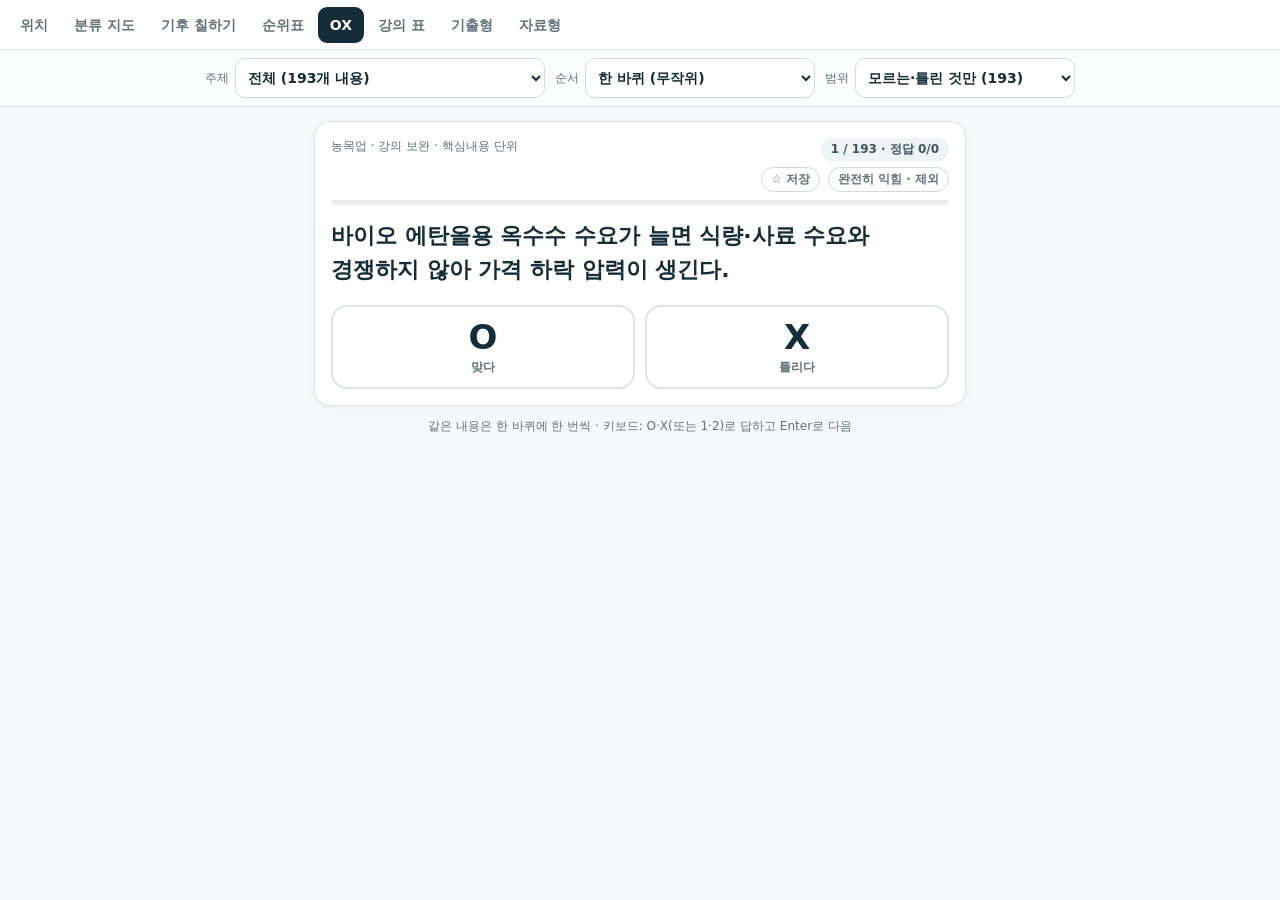
<file: facts.html>
<!doctype html>
<html lang="ko">
<head><meta charset="utf-8"><meta name="viewport" content="width=device-width,initial-scale=1,viewport-fit=cover">
<title>세계지리 통계·순위 OX</title>
<style>
:root{--ink:#142d39;--muted:#60727b;--line:#dce4e6;--accent:#086b70;--pale:#e6f2f0;--paper:#fff;--good:#2b8a3e;--bad:#c4441c}
*{box-sizing:border-box}html,body{margin:0;width:100%;min-height:100%;color:var(--ink);background:#f6f9f9;font-family:system-ui,-apple-system,"Noto Sans KR",sans-serif;font-size:15px}
button,select{font:inherit;color:inherit;border:1px solid var(--line);border-radius:10px;background:#fff}button{cursor:pointer;min-height:44px;padding:8px 12px;font-weight:700;touch-action:manipulation}button:hover{background:#f3f7f7}button:disabled{opacity:.45;cursor:default}
button:focus-visible,select:focus-visible,a:focus-visible{outline:3px solid #52b4c2;outline-offset:2px}[hidden]{display:none!important}
.primary{background:var(--accent);border-color:var(--accent);color:#fff}.primary:hover{background:#05595d}
header{position:sticky;top:0;z-index:5;display:flex;align-items:center;gap:8px;min-height:52px;padding:5px 12px;padding-top:calc(5px + env(safe-area-inset-top));background:#fff;border-bottom:1px solid var(--line)}
header h1{font-size:15px;margin:0;flex:1;min-width:0;white-space:nowrap;overflow:hidden;text-overflow:ellipsis}
.sr{position:absolute;width:1px;height:1px;overflow:hidden;clip:rect(0 0 0 0)}.nav{display:flex;gap:4px;margin-left:auto}.nav{min-width:0;overflow-x:auto;scrollbar-width:none}.nav::-webkit-scrollbar{display:none}.nav a{font-size:12px;font-weight:700;color:var(--muted);text-decoration:none;padding:9px 7px;border-radius:9px;white-space:nowrap}.nav a[aria-current=page]{background:var(--ink);color:#fff}@media(max-width:360px){.nav a{padding:8px 4px;font-size:11px}}
.navLink{flex-shrink:0;font-size:12px;font-weight:700;color:var(--accent);text-decoration:none;border:1px solid #badcd5;background:var(--pale);border-radius:10px;padding:9px 10px;white-space:nowrap}
.scope{display:grid;grid-template-columns:1.3fr 1fr;gap:10px;padding:8px 12px;background:#fafcfc;border-bottom:1px solid var(--line)}.scope label{display:flex;align-items:center;gap:6px;font-size:12px;color:var(--muted);white-space:nowrap;min-width:0}
select{min-height:40px;min-width:0;width:100%;padding:6px;font-size:13px;font-weight:650;color:var(--ink)}
main{max-width:680px;margin:0 auto;padding:14px 14px calc(24px + env(safe-area-inset-bottom))}
.card{background:#fff;border:1px solid var(--line);border-radius:16px;padding:16px;box-shadow:0 2px 10px #142d390d}
.meta{display:flex;justify-content:space-between;gap:8px;font-size:12px;color:var(--muted);margin-bottom:10px}
.bar{height:5px;border-radius:5px;background:#e9eff0;overflow:hidden;margin-bottom:14px}.bar span{display:block;height:100%;background:var(--accent);transition:width .2s}
.claim{font-size:20px;line-height:1.55;font-weight:700;margin:4px 0 18px;word-break:keep-all}
.ox{display:grid;grid-template-columns:1fr 1fr;gap:10px}
.ox button{min-height:84px;font-size:34px;border-radius:16px;border-width:2px;display:flex;flex-direction:column;align-items:center;justify-content:center;gap:2px}
.ox button small{font-size:12px;font-weight:600;color:var(--muted)}
.ox button.right{border-color:var(--good);background:#ebfbee;color:#1f5f2c}.ox button.chosenWrong{border-color:var(--bad);background:#fff4e6;color:#8a3a0c}.ox button:disabled{opacity:1}.ox button:disabled:not(.right):not(.chosenWrong){opacity:.4}
.result{border-radius:12px;padding:11px 13px;margin:14px 0 10px;font-size:14px;line-height:1.6}.result b{font-size:16px}.result.good{background:#ebfbee;color:#1f5f2c}.result.bad{background:#fff4e6;color:#8a3a0c}
.source{display:block;margin-top:5px;font-size:12px;opacity:.85}
.big{width:100%;min-height:54px;font-size:17px;border-radius:13px}
.actions{display:flex;gap:8px;margin-top:10px}.actions button{flex:1}
h2{font-size:21px;margin:2px 0 10px}
.wrongList{list-style:none;padding:0;margin:10px 0}.wrongList li{border-top:1px solid var(--line);padding:10px 0;font-size:14px;line-height:1.55}.wrongList b{color:var(--bad)}
.small{font-size:12px;line-height:1.5}.muted{color:var(--muted)}
.given{width:100%;border-collapse:collapse;margin:12px 0 16px;font-size:13px}.given caption{text-align:left;color:var(--muted);font-size:12px;margin-bottom:6px}.given th,.given td{padding:8px;text-align:left;border:1px solid var(--line)}
.hint{margin-top:12px;font-size:12px;color:var(--muted);text-align:center}
@media(min-width:700px){.scope{grid-template-columns:320px 220px;justify-content:center}.claim{font-size:22px}}
.site-controls #levelLabel{grid-column:1/-1}@media(min-width:760px){.site-controls #levelLabel{grid-column:auto;min-width:250px}}
.rowTable{width:100%;border-collapse:collapse;margin:4px 0 6px;font-size:17px}.rowTable th,.rowTable td{padding:10px;border:1px solid var(--line);text-align:left;vertical-align:top;word-break:keep-all}.rowTable thead th{background:#f3f7f7;font-size:13px;color:var(--muted);font-weight:700}.rowTable tbody th{width:38%;font-weight:700}.rowTable tbody td{font-weight:700}.rowAsk{color:var(--muted);font-size:13px;margin:4px 0 14px}
</style>
<link rel="stylesheet" href="assets/site.css?v=20261031-hard1"><script src="assets/site.js?v=20261031-hard1"></script></head>
<body>
<header class="site-header"><h1 class="sr-only">통계 OX</h1><nav class="site-nav" aria-label="연습 종류"><a href="index.html">위치</a><a href="classify.html">분류 지도</a><a href="climate-map.html">기후 칠하기</a><a href="rankings.html">순위표</a><a href="facts.html" aria-current="page">OX</a><a href="concepts.html">강의 표</a><a href="exam.html">기출형</a><a href="materials.html">자료형</a></nav></header>
<div class="scope site-controls"><label for="topicSelect">주제<select id="topicSelect"></select></label><label for="orderSelect">순서<select id="orderSelect"><option value="cycle">한 바퀴 (무작위)</option><option value="wrongOnly">최근 틀린 것만</option><option value="saved">저장한 문제</option><option value="mastered">완전히 익힘 목록</option></select></label><label for="levelSelect" id="levelLabel">범위<select id="levelSelect"><option value="picked">모르는·틀린 것만</option><option value="all">걸러낸 것도 포함</option></select></label></div>
<main><section class="card" id="card" aria-live="polite"></section><p class="hint">같은 내용은 한 바퀴에 한 번씩 · 키보드: O·X(또는 1·2)로 답하고 Enter로 다음</p></main>
<script src="assets/fact-statements.js?v=20261022-1"></script>
<script src="assets/lecture-goal-facts.js?v=20261105-climate1"></script>
<script src="assets/table-facts.js?v=20261030-row1"></script>
<script src="assets/fact-practice.js?v=20261102-level1"></script>
<script src="assets/fact-level.js?v=20261103-exam1"></script>
<script>
(function(){
'use strict';
var $=function(id){return document.getElementById(id)},F=window.WGFacts;
if(!F){$('card').textContent='문항 자료를 불러오지 못했어요. 새로고침해 주세요.';return}
if(!window.WGFactPractice){$('card').textContent='출제 순서를 불러오지 못했어요. 새로고침해 주세요.';return}
var practice=window.WGFactPractice.create(F.items),byId=practice.byId;
// 범위: by default only the statements this learner missed or did not know in the level checks; the rest stay one choice away.
var dropped=new Set(window.WGFactLevel&&Array.isArray(window.WGFactLevel.dropped)?window.WGFactLevel.dropped:[]);
function readStore(){try{var v=JSON.parse(localStorage.getItem('wg_facts_v1')||'{}');return v&&typeof v==='object'&&!Array.isArray(v)?v:{}}catch(e){return {}}}
var store=readStore();if(!store.history||typeof store.history!=='object')store.history={};
if(!store.conceptRounds||typeof store.conceptRounds!=='object'||Array.isArray(store.conceptRounds))store.conceptRounds={};
if(!store.conceptHistory||typeof store.conceptHistory!=='object'||Array.isArray(store.conceptHistory))store.conceptHistory={};
var legacyOrder={};try{legacyOrder=JSON.parse(localStorage.getItem('wg_order_v1')||'{}')}catch(e){}
if(!legacyOrder||typeof legacyOrder!=='object'||Array.isArray(legacyOrder))legacyOrder={};
// 완전히 익힘: statements the learner has mastered leave every round and retry until undone.
if(!store.mastered||typeof store.mastered!=='object'||Array.isArray(store.mastered))store.mastered={};
if(!store.retiredHistory||typeof store.retiredHistory!=='object')store.retiredHistory={};
F.items.forEach(function(it){var h=store.history[it.id];if(h&&it.revision&&h.revision!==it.revision){store.retiredHistory[it.id+'@'+(h.revision||1)]=h;delete store.history[it.id]}});
// A link such as facts.html?topic=table-p03 (from the 강의 표 page) opens that topic.
var asked=typeof location!=='undefined'&&location.search?new URLSearchParams(location.search).get('topic'):null,validTopic=function(t){return t==='table-all'||F.topics.some(function(x){return x.id===t})};
var state={topic:validTopic(asked)?asked:validTopic(store.topic)?store.topic:'all',order:['cycle','wrongOnly','saved','mastered'].includes(store.order)?store.order:'cycle',level:store.level==='all'?'all':'picked',queue:[],index:0,answer:null,right:0,total:0,wrong:[],roundEnded:false};
function save(){try{localStorage.setItem('wg_facts_v1',JSON.stringify({topic:state.topic,order:state.order,level:state.level,history:store.history,retiredHistory:store.retiredHistory,mastered:store.mastered,conceptRounds:store.conceptRounds,conceptHistory:store.conceptHistory}))}catch(e){}}
function shuffle(a){for(var i=a.length-1;i>0;i--){var j=Math.floor(Math.random()*(i+1)),t=a[i];a[i]=a[j];a[j]=t}return a}
function inTopic(it){return state.topic==='all'||it.topic===state.topic||state.topic==='table-all'&&it.topic.indexOf('table-')===0}
function inLevel(g,level){return (level||state.level)==='all'||!practice.screened(g,dropped)}
function pool(){return practice.scoped(state.topic).filter(function(g){return inLevel(g)&&!practice.mastered(g,store.mastered)})}
function groupLast(g){
 var c=store.conceptHistory[g.id];if(c)return c.last;
 var rows=g.items.map(function(q){return store.history[q.id]}).filter(Boolean);
 if(rows.some(function(h){return h.last===false}))return false;
 return rows.length?true:null;
}
function reviewId(g){
 var rows=g.items.filter(function(q){return practice.inTopic(q,state.topic)&&store.history[q.id]&&store.history[q.id].last===false});
 rows.sort(function(a,b){return (store.history[b.id].at||0)-(store.history[a.id].at||0)});
 return (rows[0]||g.items.find(function(q){return practice.inTopic(q,state.topic)})).id;
}
function distinct(ids){var seen=new Set();return ids.filter(function(id){var g=practice.groupOf(id);if(!g||seen.has(g.id))return false;seen.add(g.id);return true;})}
function build(only,keepSession,restart){
 state.roundEnded=false;
 if(only)state.queue=shuffle(distinct(only.slice()));
 else if(state.order==='cycle'){
  var scope='topic:'+state.topic,ids=pool().map(function(g){return g.id}),legacy=legacyOrder.facts&&legacyOrder.facts.decks&&legacyOrder.facts.decks[scope];
  var left=practice.prepare(store.conceptRounds,scope,ids,{restart:!!restart,legacyLeft:legacy&&legacy.left,history:store.history}),d=store.conceptRounds[scope];
  state.queue=left.map(function(id){return practice.variant(d,id,state.topic)});state.roundEnded=ids.length>0&&!left.length;
 }else if(state.order==='wrongOnly')state.queue=shuffle(pool().filter(function(g){return groupLast(g)===false}).map(reviewId));
 else if(state.order==='mastered')state.queue=practice.scoped(state.topic).filter(function(g){return practice.mastered(g,store.mastered)}).map(function(g){return g.items.find(function(q){return practice.inTopic(q,state.topic)}).id});
 else if(state.order==='saved'){var kept=window.WGSaved?WGSaved.list('facts').map(function(x){return x.key}):[];state.queue=shuffle(distinct(kept.filter(function(id){return byId[id]})));}
 state.index=0;state.answer=null;if(!keepSession){state.right=0;state.total=0;state.wrong=[];}save();render();
}
function el(tag,props,children){var e=document.createElement(tag);Object.keys(props||{}).forEach(function(k){if(props[k]==null)return;if(k==='text')e.textContent=props[k];else if(k==='onclick')e.onclick=props[k];else if(k==='className')e.className=props[k];else e.setAttribute(k,props[k])});(children||[]).forEach(function(c){if(c)e.appendChild(typeof c==='string'?document.createTextNode(c):c)});return e}
function progressEl(o){var p=[];if(o.len)p.push(o.pos+' / '+o.len);p.push('정답 '+o.right+'/'+o.answered);if(o.extra)p.push(o.extra);if(o.review)p.push('다시 풀기 '+o.review);return el('span',{className:'site-progress',role:'status',text:p.join(' · ')});}
function topicName(id){var t=F.topics.find(function(x){return x.id===id});return t?t.name:''}
function position(){
 if(state.order!=='cycle')return{pos:state.index+1,len:state.queue.length,done:state.index};
 var ids=pool().map(function(g){return g.id}),eligible=new Set(ids),d=store.conceptRounds['topic:'+state.topic],done=d?d.done.filter(function(id){return eligible.has(id)}).length:0;
 return{pos:Math.min(ids.length,done+(state.answer===null?1:0)),len:ids.length,done:done};
}
function render(){
 var card=$('card');card.replaceChildren();
 if(state.roundEnded){card.append(el('h2',{text:'이번 범위의 핵심 내용을 모두 풀었어요.'}),el('p',{className:'small muted',text:'다음 바퀴에는 같은 사실의 다른 O/X 표현을 우선 골라요.'}),el('button',{type:'button',className:'primary big',text:'다음 바퀴',onclick:function(){build(null,false,true)}}));return}
 if(!state.queue.length&&state.order==='cycle'&&state.level==='picked'&&!count(state.topic,'picked')&&count(state.topic,'all')){card.append(el('h2',{text:'이 주제는 모두 걸러 냈어요'}),el('p',{className:'small muted',text:'기본 내용이거나 확인 테스트에서 맞힌 내용이에요. 범위를 \'걸러낸 것도 포함\'으로 바꾸면 다시 풀 수 있어요.'}),el('button',{type:'button',className:'primary big',text:'걸러낸 것도 포함해서 풀기',onclick:function(){setLevel('all')}}));return}
 if(!state.queue.length){card.append(el('h2',{text:state.order==='wrongOnly'?'최근 틀린 문항이 없어요':state.order==='saved'?'저장한 문제가 없어요':state.order==='mastered'?'완전히 익힘으로 뺀 문장이 없어요':'문항이 없어요'}),el('p',{className:'small muted',text:state.order==='wrongOnly'?'다른 출제 방식으로 풀어 보세요.':state.order==='saved'?'문제 오른쪽 위의 ☆ 저장을 누르면 여기에 모입니다.':state.order==='mastered'?'문장 위의 완전히 익힘 · 제외를 누르면 이후 연습에서 빠지고 여기에 모입니다.':'주제를 바꿔 주세요.'}));return}
 if(state.index>=state.queue.length){
  var total=state.queue.length;
  card.append(el('h2',{text:'이번에 푼 '+state.total+'문항 중 '+state.right+'개 맞혔어요'}));
  if(state.wrong.length){
   var ul=el('ul',{className:'wrongList'});
   state.wrong.forEach(function(id){var it=byId[id];ul.append(el('li',{},[el('b',{text:(it.answer?'O':'X')+' '}),it.claim,el('span',{className:'source muted',text:it.explain+' · '+it.source})]))});
   card.append(el('p',{className:'small muted',text:'틀린 문항과 정답'}),ul);
  }
  card.append(el('div',{className:'actions'},[state.wrong.length?el('button',{type:'button',className:'primary big',text:'틀린 '+state.wrong.length+'개 다시',onclick:function(){build(state.wrong.slice())}}):null,el('button',{type:'button',className:state.wrong.length?'big':'primary big',text:state.order==='cycle'?'다음 바퀴':'처음부터',onclick:function(){build(null,false,state.order==='cycle')}})]));
  return;
 }
 var it=byId[state.queue[state.index]],pos=position();
 card.append(el('div',{className:'meta'},[el('span',{text:topicName(it.topic)+' · 핵심내용 단위'+(inLevel(practice.groupOf(it.id),'picked')?'':' · 걸러낸 내용')}),progressEl({pos:pos.pos,len:pos.len,right:state.right,answered:state.total})]),el('div',{className:'site-progress-row',style:'justify-content:flex-end;margin:-4px 0 8px'},[window.WGSaved?WGSaved.button('facts',it.id):null,masteredButton(it.id)]));
 var bar=el('div',{className:'bar'},[el('span',{})]);bar.firstChild.style.width=(pos.done/Math.max(1,pos.len)*100)+'%';card.append(bar);
 if(it.data){var table=el('table',{className:'given'},[el('caption',{text:it.data.caption}),el('thead',{},[el('tr',{},it.data.headers.map(function(h){return el('th',{scope:'col',text:h})}))]),el('tbody',{},it.data.rows.map(function(row){return el('tr',{},row.map(function(v){return el('td',{text:v})}))}))]);card.append(el('p',{className:'small muted',text:'자료를 보고 판단하세요. 수치와 옛 순위를 외울 필요는 없어요.'}),table)}
 // A lecture-table statement is one row of that table; the question is whether the cell is right.
 if(it.cell)card.append(el('table',{className:'given rowTable'},[el('caption',{text:it.cell.title}),el('thead',{},[el('tr',{},it.cell.head.map(function(h){return el('th',{scope:'col',text:h})}))]),el('tbody',{},[el('tr',{},[el('th',{scope:'row',text:it.cell.row}),el('td',{text:it.cell.value})])])]),el('p',{className:'rowAsk',text:'이 칸이 강의 표와 맞으면 O, 틀리면 X'}));
 else card.append(el('p',{className:'claim',text:it.claim}));
 var ox=el('div',{className:'ox'});
 [[true,'O','맞다'],[false,'X','틀리다']].forEach(function(row){
  var b=el('button',{type:'button','aria-label':row[2]},[row[1],el('small',{text:row[2]})]);
  if(state.answer!==null){b.disabled=true;if(row[0]===it.answer)b.className='right';else if(row[0]===state.answer)b.className='chosenWrong'}
  else b.onclick=function(){answer(row[0])};
  ox.append(b);
 });
 card.append(ox);
 if(state.answer!==null){
  var ok=state.answer===it.answer;
  card.append(el('div',{className:'result '+(ok?'good':'bad'),role:'status'},[el('b',{text:(ok?'정답':'오답')+' · 이 진술은 '+(it.answer?'O':'X')}),el('div',{text:it.explain})]),el('details',{className:'small muted'},[el('summary',{text:'출처·검수 근거'}),el('p',{text:it.source+(it.period?' · '+it.period:'')})]));
  var next=el('button',{type:'button',className:'primary big',text:state.index<state.queue.length-1?'다음 문항':'결과 보기',onclick:nextItem});card.append(next);next.focus({preventScroll:true});
  next.scrollIntoView({block:'nearest'});
 }
}
function answer(value){
 var id=state.queue[state.index];if(!id||state.answer!==null)return;
 state.answer=value;var ok=value===byId[id].answer,row=store.history[id]||(store.history[id]={right:0,wrong:0});
 row[ok?'right':'wrong']++;row.last=ok;row.at=Date.now();state.total++;if(ok)state.right++;else state.wrong.push(id);
 var g=practice.groupOf(id);store.conceptHistory[g.id]={last:ok,at:row.at};
 // Count one knowledge group, preserving the original statement's answer record.
 if(state.order==='cycle')practice.answered(store.conceptRounds['topic:'+state.topic],g.id);
 row.revision=byId[id].revision||1;
 save();render();
}
// 완전히 익힘 · 제외, as on the 위치 page; pressing it again brings the statement back.
function masteredButton(id){var g=practice.groupOf(id),on=practice.mastered(g,store.mastered),b=el('button',{type:'button',className:'site-save','aria-pressed':on?'true':'false',title:on?'같은 내용의 문장도 다시 연습에 넣기':'같은 내용의 O/X 문장을 함께 제외',text:on?'✓ 익힘 해제':'완전히 익힘 · 제외'});b.onclick=function(){g.items.forEach(function(q){if(on)delete store.mastered[q.id];else store.mastered[q.id]=1;});save();build(null,true);};return b}
function nextItem(){state.index++;state.answer=null;render();window.scrollTo({top:0})}
function count(topic,level){return practice.scoped(topic).filter(function(g){return inLevel(g,level)}).length}
function fillOptions(){
 var t=$('topicSelect');t.replaceChildren(el('option',{value:'all',text:'전체 ('+count('all')+'개 내용)'}));
 if(practice.scoped('table-all').length)t.append(el('option',{value:'table-all',text:'강의 표 전체 ('+count('table-all')+')'}));
 F.topics.forEach(function(x){t.append(el('option',{value:x.id,text:x.name+' ('+count(x.id)+')'}))});
 var l=$('levelSelect');l.replaceChildren(el('option',{value:'picked',text:'모르는·틀린 것만 ('+count(state.topic,'picked')+')'}),el('option',{value:'all',text:'걸러낸 것도 포함 ('+count(state.topic,'all')+')'}));
 t.value=state.topic;l.value=state.level;
}
function setLevel(level){state.level=level;fillOptions();save();build()}
fillOptions();$('orderSelect').value=state.order;
$('topicSelect').onchange=function(){state.topic=this.value;fillOptions();save();build()};
$('orderSelect').onchange=function(){state.order=this.value;save();build()};
$('levelSelect').onchange=function(){setLevel(this.value)};
document.addEventListener('keydown',function(e){
 if(e.target.tagName==='SELECT'||e.altKey||e.ctrlKey||e.metaKey)return;
 var k=e.key.toLowerCase();
 if(state.answer===null&&state.index<state.queue.length){if(k==='o'||k==='1'){e.preventDefault();answer(true)}else if(k==='x'||k==='2'){e.preventDefault();answer(false)}}
});
build();
})();
</script>
</body></html>
</file>
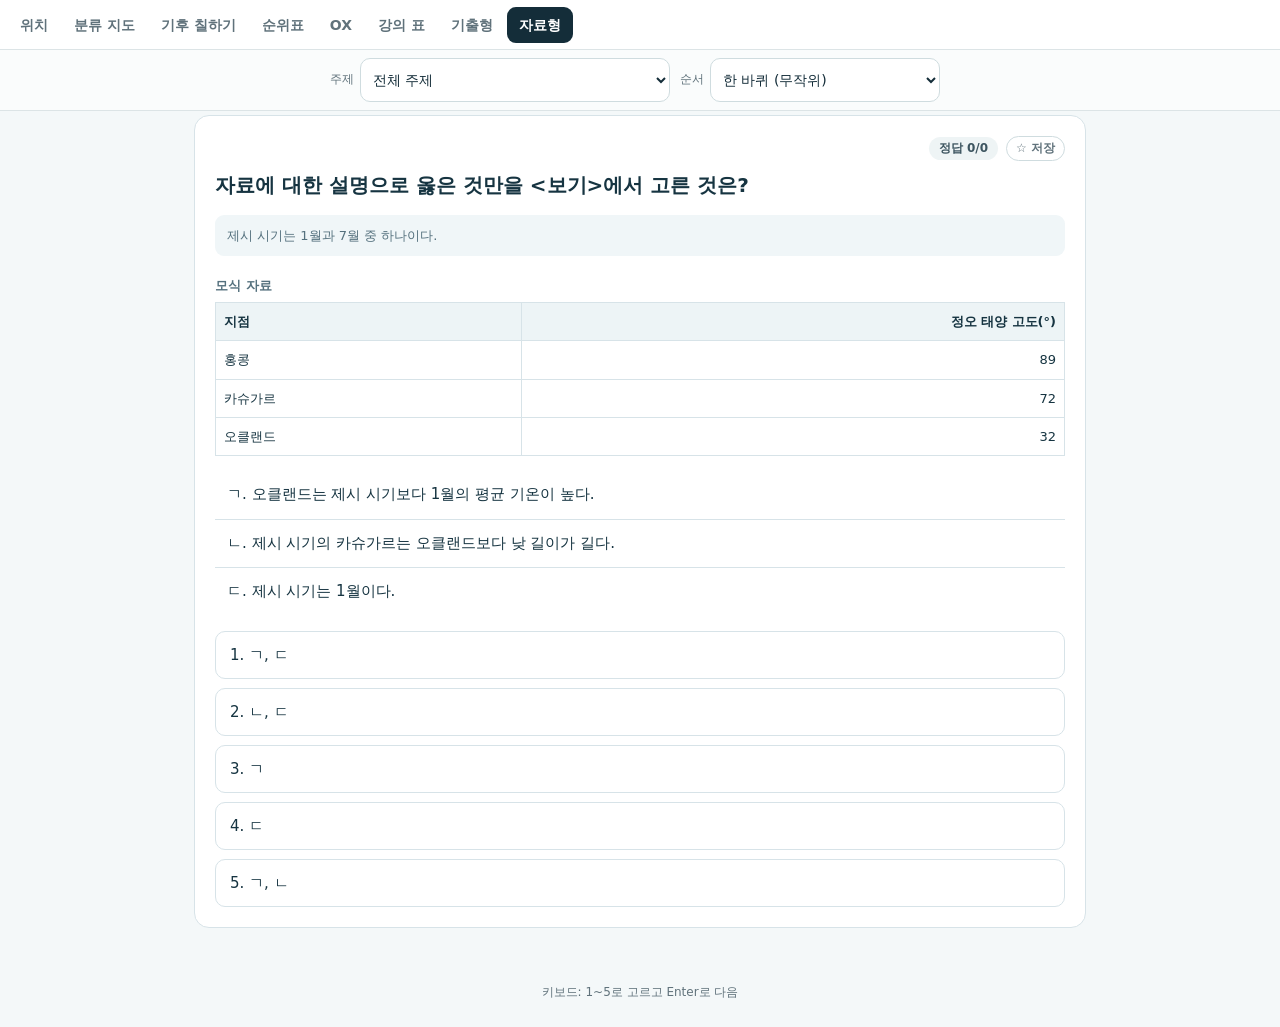
<file: materials.html>
<!doctype html>
<html lang="ko">
<head><meta charset="utf-8"><meta name="viewport" content="width=device-width,initial-scale=1,viewport-fit=cover"><title>세계지리 자료형·계산 연습</title>
<link rel="stylesheet" href="assets/materials.css?v=20261028-ui3"><link rel="stylesheet" href="assets/site.css?v=20261031-hard1"><script src="assets/site.js?v=20261031-hard1"></script></head>
<body>
<header class="site-header"><h1 class="sr-only">자료형·계산 연습</h1><nav class="site-nav" aria-label="연습 종류"><a href="index.html">위치</a><a href="classify.html">분류 지도</a><a href="climate-map.html">기후 칠하기</a><a href="rankings.html">순위표</a><a href="facts.html">OX</a><a href="concepts.html">강의 표</a><a href="exam.html">기출형</a><a href="materials.html" aria-current="page">자료형</a></nav></header>
<div class="controls site-controls"><label>주제<select id="family"><option value="all">전체 주제</option></select></label><label>순서<select id="order"><option value="cycle">한 바퀴 (무작위)</option><option value="review">틀린 문항 다시</option><option value="saved">저장한 문제</option></select></label></div>
<main id="main" aria-live="polite"></main>
<p class="site-hint">키보드: 1~5로 고르고 Enter로 다음</p>
<noscript>이 연습에는 자바스크립트가 필요합니다.</noscript>
<script src="assets/materials-data.js?v=20261028-ui3"></script><script src="assets/materials-remaining-data.js?v=20261028-ui3"></script><script src="assets/materials-remaining.js?v=20261028-ui3"></script><script src="assets/materials-exam.js?v=20261028-ui3"></script><script src="assets/materials-engine.js?v=20261028-ui3"></script><script src="assets/materials-charts.js?v=20261028-ui3"></script><script src="assets/materials-page.js?v=20261029-apart1"></script>
</body></html>
</file>
<file: assets/site.css>
/* Shared header and page menu for every practice page. */
.site-header{position:sticky;top:0;z-index:30;display:flex;align-items:center;gap:6px;min-height:50px;margin:0;padding:4px 8px;padding-top:calc(4px + env(safe-area-inset-top));background:#fff;border-bottom:1px solid #dce4e6;box-sizing:border-box}
.site-nav{display:flex;gap:2px;flex:1;min-width:0;overflow-x:auto;scrollbar-width:none;-webkit-overflow-scrolling:touch;margin:0}
.site-nav::-webkit-scrollbar{display:none}
.site-nav a{flex:none;font:700 13px/1 system-ui,-apple-system,"Noto Sans KR",sans-serif;color:#60727b;text-decoration:none;padding:11px 9px;border-radius:9px;white-space:nowrap}
.site-nav a:hover{background:#e6f2f0;color:#086b70}
.site-nav a[aria-current=page]{background:#142d39;color:#fff}
.site-nav a:focus-visible{outline:2px solid #086b70;outline-offset:1px}
.site-header .sr-only{position:absolute;width:1px;height:1px;overflow:hidden;clip:rect(0 0 0 0);white-space:nowrap}
.site-tools{display:flex;gap:4px;flex:none}
@media(min-width:900px){.site-nav a{font-size:14px;padding:11px 12px}}
/* Shared settings bar under the menu: topic and order side by side. */
.site-controls{display:grid;grid-template-columns:minmax(0,1.3fr) minmax(0,1fr);gap:8px 10px;align-items:center;max-width:none;margin:0;padding:8px 10px;background:#fafcfc;border-bottom:1px solid #dce4e6;box-sizing:border-box}
.site-controls label{display:flex;align-items:center;gap:6px;width:auto;min-width:0;font-size:12px;color:#60727b;white-space:nowrap}
.site-controls select{flex:1;min-width:0;height:38px;border:1px solid #cfdcdf;border-radius:10px;background:#fff;color:#142d39;font-size:14px;padding:0 8px}
.site-controls > :not(label){justify-self:start}
@media(min-width:760px){.site-controls{grid-template-columns:340px 260px auto;justify-content:center}.site-controls > :not(label){grid-column:auto}}
.site-hint{color:#60727b;font-size:12px;text-align:center;margin:6px 0 24px}@media(hover:none){.site-hint{display:none}}
/* Shared progress chip, top right of each question card. */
.site-progress{display:inline-block;flex:none;margin-left:auto;padding:3px 10px;border-radius:999px;background:#eef4f5;color:#3d5560;font:600 12px/1.4 system-ui,-apple-system,"Noto Sans KR",sans-serif;font-variant-numeric:tabular-nums;white-space:nowrap}
.site-progress-row{display:flex;align-items:center;gap:8px;font-size:12px;color:#60727b;margin:0 0 8px}
/* ☆ 저장: keep a question to practise again. */
.site-save{flex:none;min-height:0;height:auto;padding:3px 9px;text-align:center;border:1px solid #cfdcdf;border-radius:999px;background:#fff;color:#60727b;font:600 12px/1.4 system-ui,-apple-system,"Noto Sans KR",sans-serif;cursor:pointer;white-space:nowrap}
.site-save[aria-pressed=true]{border-color:#e0a100;background:#fff8e1;color:#8a5a00}
.site-save:focus-visible{outline:2px solid #086b70;outline-offset:1px}
</file>
<file: assets/materials.css>
:root{--ink:#163441;--muted:#55717e;--accent:#086d7a;--line:#d7e3e8;--good:#276438;--bad:#a03927}*{box-sizing:border-box}body{margin:0;background:#f4f8f9;color:var(--ink);font:15px/1.65 system-ui,-apple-system,"Noto Sans KR",sans-serif}header{display:flex;align-items:center;gap:15px;background:white;border-bottom:1px solid var(--line);padding:8px 16px;padding-top:calc(8px + env(safe-area-inset-top));flex-wrap:wrap}header h1{font-size:17px;margin:0}a{color:var(--accent);font-weight:700;text-decoration:none}nav{margin-left:auto;display:flex;gap:16px}.controls{display:flex;gap:12px;align-items:center;flex-wrap:wrap;padding:12px 16px;max-width:1040px;margin:auto}.controls label{display:flex;align-items:center;gap:8px;min-width:0;font-size:13px}select,button{font:inherit;color:inherit;border:1px solid var(--line);background:white;border-radius:10px;min-height:44px;padding:8px 12px}select{max-width:100%}button{cursor:pointer;touch-action:manipulation}button:hover{background:#eaf3f6}button:disabled{cursor:default;opacity:1}button:focus-visible,select:focus-visible,a:focus-visible,summary:focus-visible{outline:3px solid #36a4bd;outline-offset:3px}main{max-width:920px;margin:auto;padding:4px 14px calc(35px + env(safe-area-inset-bottom))}.card{background:white;border:1px solid var(--line);border-radius:15px;padding:20px;margin-bottom:14px}h2{font-size:20px;margin:0 0 10px}h3{font-size:17px;margin:0 0 12px}.note,.source{font-size:13px;color:var(--muted)}.note{background:#f0f6f8;border-radius:9px;padding:10px 12px}.figure{border:1px solid var(--line);border-radius:12px;margin:14px 0;overflow-x:auto}.figure svg{display:block;width:100%;height:auto}.scroll{overflow-x:auto;max-width:100%;margin:14px 0}table{width:100%;border-collapse:collapse;font-size:13px}caption{text-align:left;font-weight:700;margin:5px 0;color:var(--muted)}th,td{border:1px solid var(--line);padding:8px;text-align:right;white-space:nowrap}th{background:#edf4f6}th:first-child,td:first-child{text-align:left}.choices{display:grid;gap:9px}.choices button{text-align:left;line-height:1.6;padding:10px 14px;min-height:48px}.choices .correct{border-color:var(--good);background:#edf8ee;color:var(--good)}.choices .wrong{border-color:var(--bad);background:#fff1ed;color:var(--bad)}.feedback{border-radius:10px;padding:12px;background:#eef5f8;margin:14px 0}.statements{padding-left:0;list-style:none}.statements li{padding:11px 12px;border-bottom:1px solid var(--line);line-height:1.7}.statements li:last-child{border:0}.correction{font-size:14px;color:var(--muted);margin-top:6px}.primary{background:var(--accent);color:white;width:100%;font-weight:700;min-height:52px;margin-top:12px}.primary:hover{background:#075966}summary{cursor:pointer;padding:9px 0;color:var(--muted);font-size:13px}#score{font-size:13px;color:var(--muted);margin-left:auto}.empty{padding:35px 20px;text-align:center}.materials-entry{padding:8px 14px;font-size:13px}@media(max-width:500px){.card{padding:14px}.controls label{width:100%}.controls select{flex:1;min-width:0}#score{margin-left:0}header{gap:10px;padding-left:12px;padding-right:12px}header nav{gap:12px}h2{font-size:18px}}

.chartHint{display:none;font-size:13px;color:var(--muted)}@media(max-width:640px){.chartHint{display:block}}

.source{overflow-wrap:anywhere}.figure [role=button]:focus-visible{outline:3px solid #096b83;outline-offset:4px}
.photo-grid{display:grid;grid-template-columns:repeat(auto-fit,minmax(200px,1fr));gap:10px}.photo-grid .figure{margin:5px 0;overflow:hidden}.photo-grid .figure svg{min-width:0;width:100%}
.photo-grid svg text{display:none}.photo-label{text-align:center;font-size:14px;font-weight:700;margin:0;padding:0 6px 7px}
.feedback.good{background:#ebfbee;color:#1f5f2c}.feedback.bad{background:#fff4e6;color:#8a3a0c}
</file>
